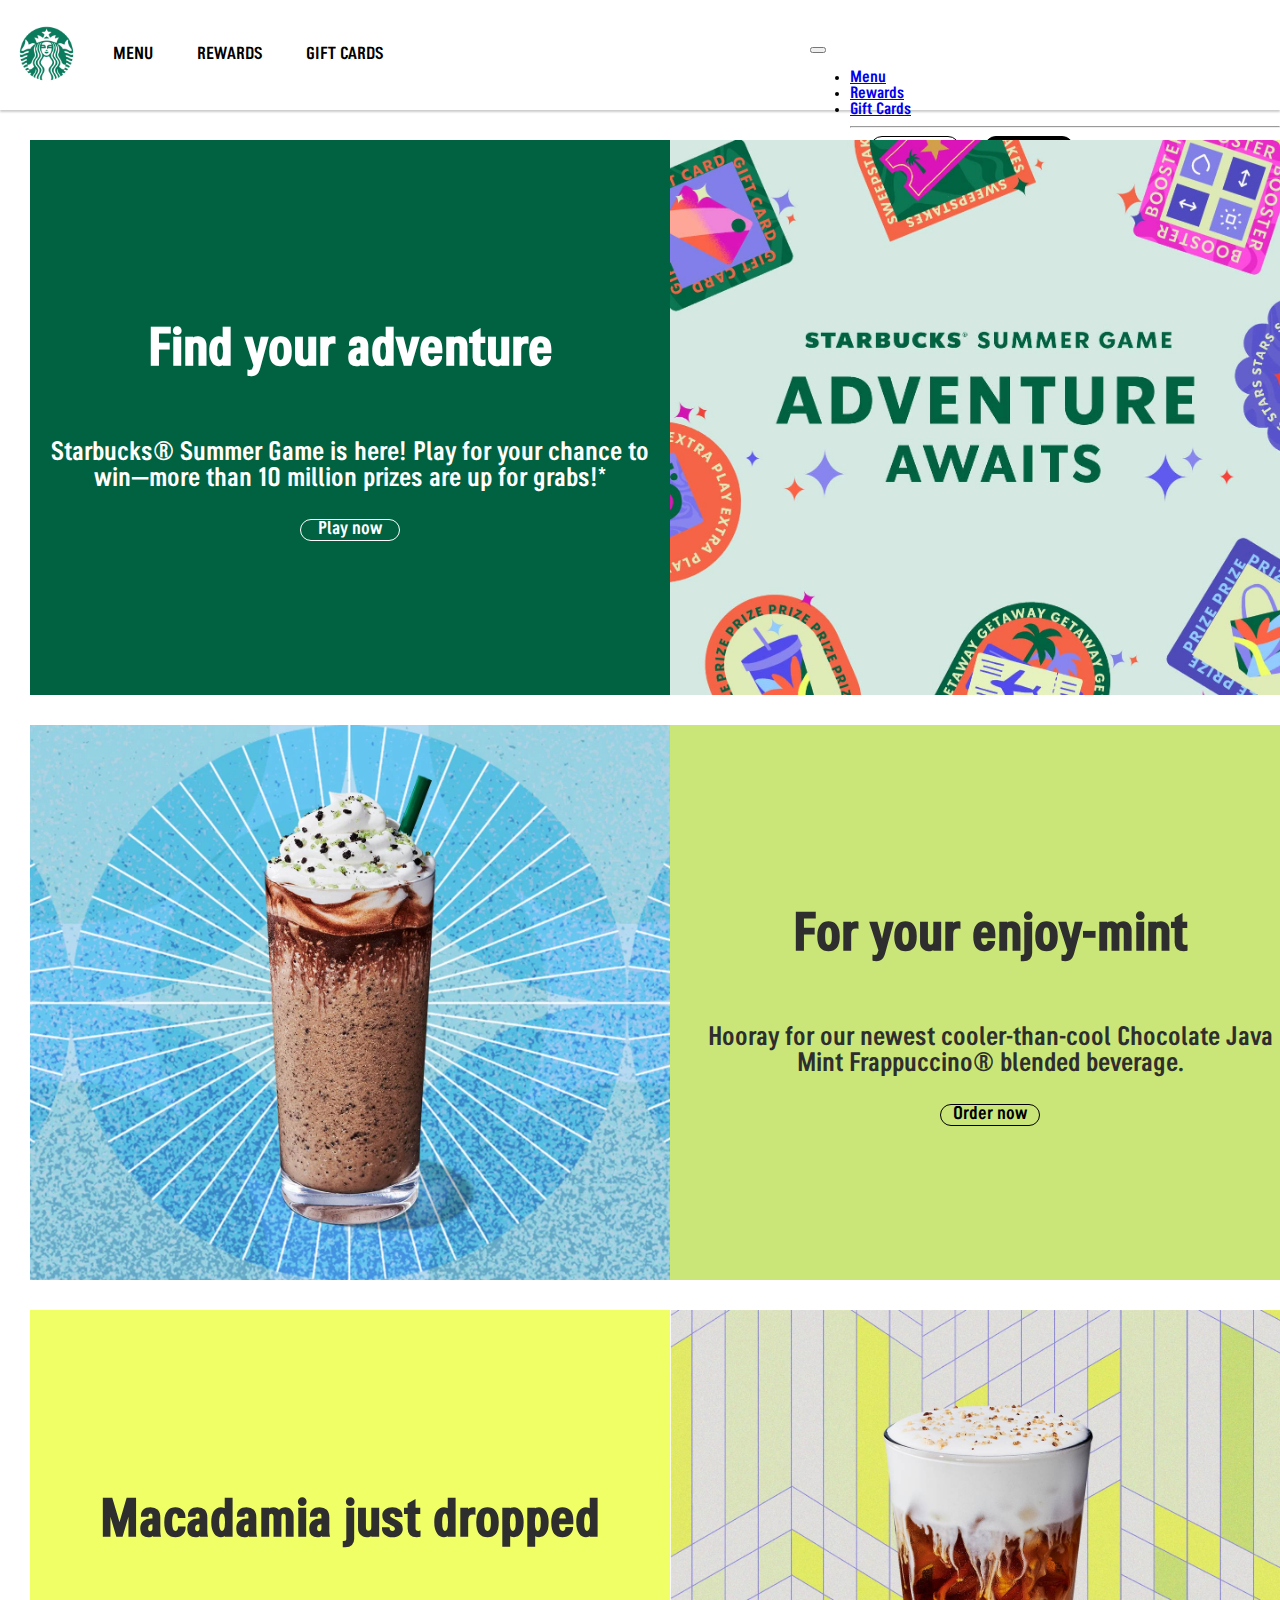
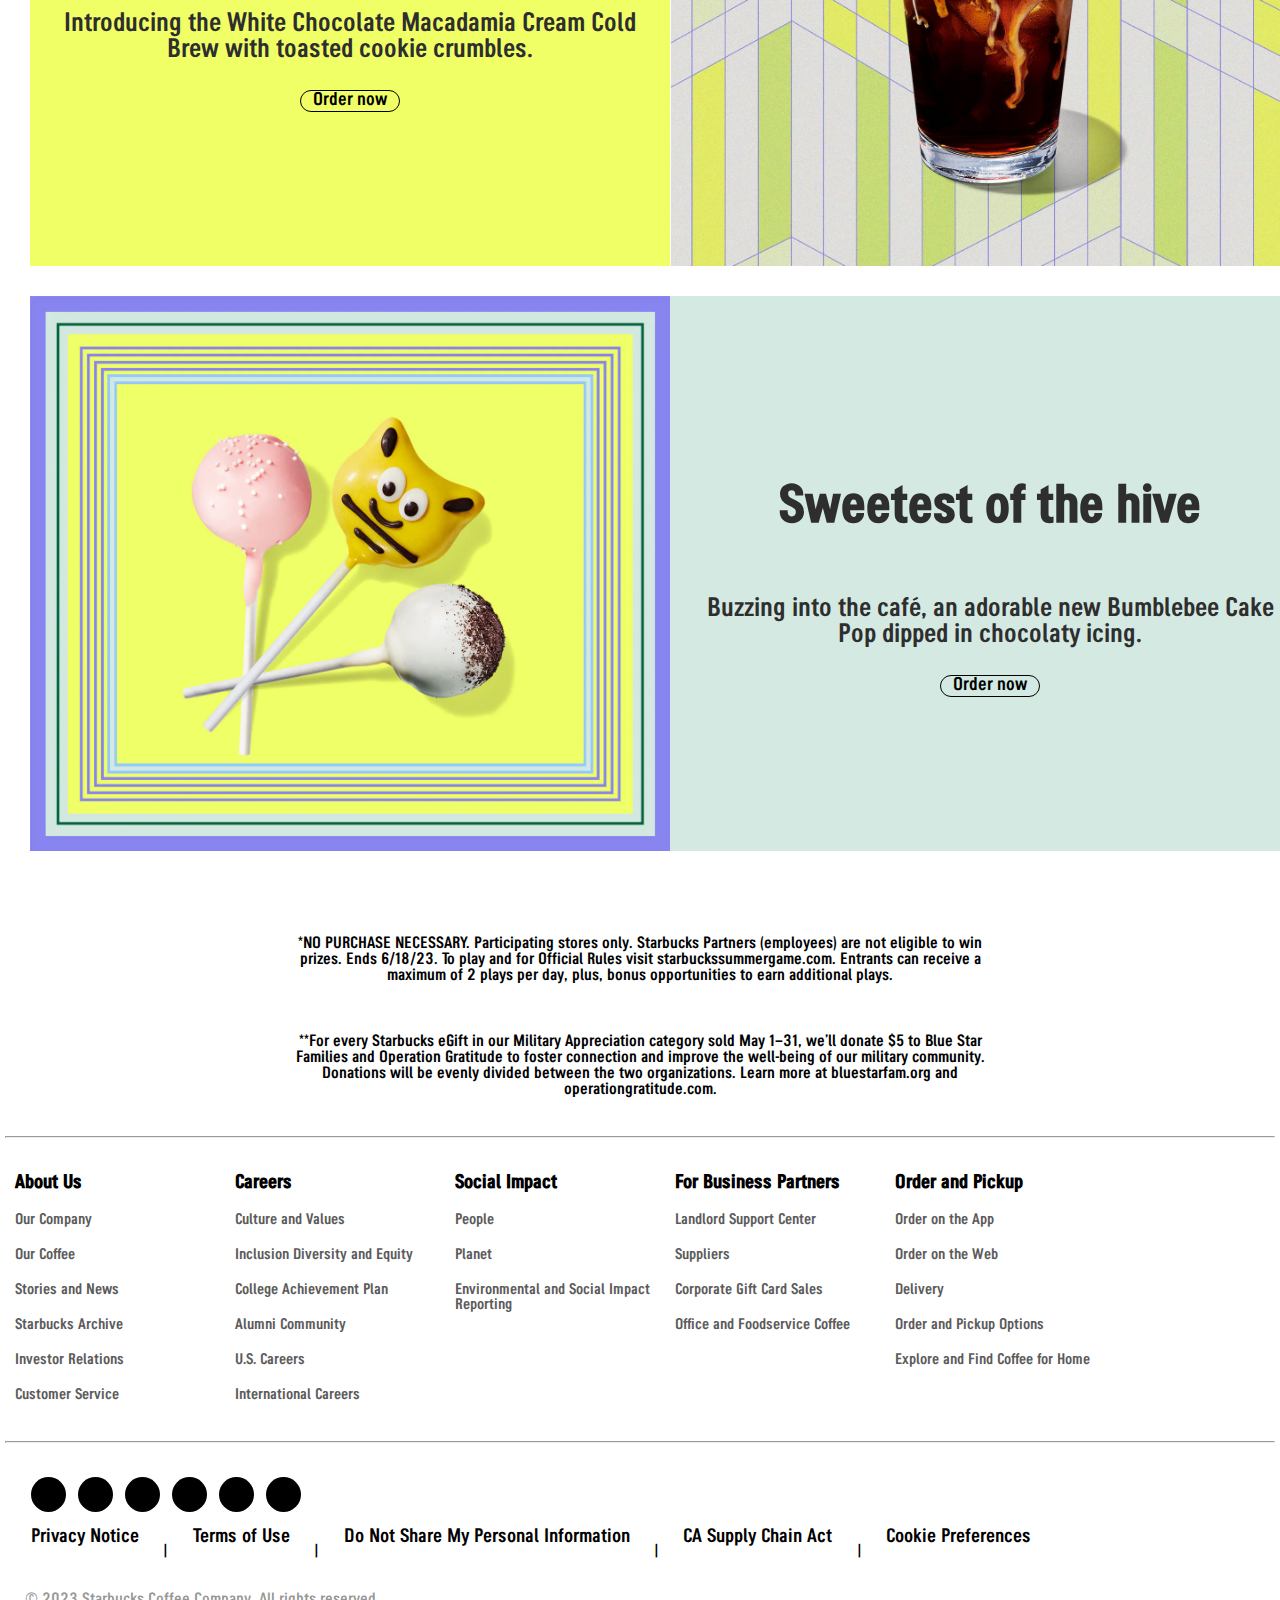
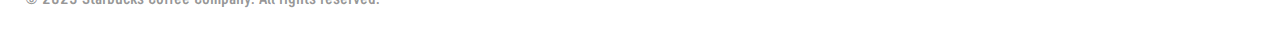
<file: Star/index.html>
<!DOCTYPE html>
<html lang="en">
<head>
    <meta charset="UTF-8">
    <meta http-equiv="X-UA-Compatible" content="IE=edge">
    <meta name="viewport" content="width=device-width, initial-scale=1.0">
    <title>Document</title>
    <link href="https://cdn.jsdelivr.net/npm/bootstrap@5.3.0-alpha3/dist/css/bootstrap.min.css" rel="stylesheet" integrity="sha384-KK94CHFLLe+nY2dmCWGMq91rCGa5gtU4mk92HdvYe+M/SXH301p5ILy+dN9+nJOZ" crossorigin="anonymous">
    <link rel="stylesheet" href="style.css">
    <link rel="stylesheet" href="https://cdnjs.cloudflare.com/ajax/libs/font-awesome/6.4.0/css/all.min.css" integrity="sha512-iecdLmaskl7CVkqkXNQ/ZH/XLlvWZOJyj7Yy7tcenmpD1ypASozpmT/E0iPtmFIB46ZmdtAc9eNBvH0H/ZpiBw==" crossorigin="anonymous" referrerpolicy="no-referrer" />
</head>
<body>

    <nav id="navbar" class="navbar bg-body-tertiary">
        <div class="container-fluid">
            <div class="navMenu">
                <div class="navLogo"><img class="logo" src="img files/icon.png" alt="">
                </div>
                <div class="navLinks">
                    <ul>
                        <li><a href="menu.html">Menu</a></li>
                        <li><a href="#">Rewards</a></li>
                        <li><a href="#">Gift Cards</a></li>
                    </ul>
                </div>
            </div>
            <div>
              <div class="nav-right-side">
                <div class="find-store">
                  <a href=""><i class="fa-solid fa-location-dot"></i> Fina a store</a>
                </div>
                <button id="sign">Sign in</button>
                <button id="join">Join now</button>
              </div>
          <button class="navbar-toggler" type="button" data-bs-toggle="offcanvas" data-bs-target="#offcanvasNavbar" aria-controls="offcanvasNavbar" aria-label="Toggle navigation">
            <span class="navbar-toggler-icon"></span>
          </button>
          <div class="offcanvas offcanvas-end" tabindex="-1" id="offcanvasNavbar" aria-labelledby="offcanvasNavbarLabel">
            <div class="offcanvas-header">
              <button type="button" class="btn-close" data-bs-dismiss="offcanvas" aria-label="Close"></button>
            </div>
            <div class="offcanvas-body">
              <ul class="navbar-nav justify-content-end flex-grow-1 pe-3">
                <li class="nav-item">
                    <a class="nav-link" href="#">Menu</a>
                  </li>
                <li class="nav-item">
                  <a class="nav-link" href="#">Rewards</a>
                </li>
                <li class="nav-item">
                    <a class="nav-link" href="#">Gift Cards</a>
                  </li>
                  <hr>
                  <div class="nav-right-side-offcanvas">
                    <button id="sign">Sign in</button>
                    <button id="join">Join now</button>
                    <div class="find-store">
                      <a href=""><i class="fa-solid fa-location-dot"></i> Fina a store</a>
                    </div>
                  </div>
              </ul>

            </div>
          </div>
        </div>
      </nav>


<div class="Main-Cards">
    
    <div class="card1">
        <div class="card-text">
            <h1>Find your adventure</h1>
            <p>Starbucks® Summer Game is here! Play for your chance to win—more than 10 million prizes are up for grabs!*</p>
            <button>Play now</button>
        </div>
        <img src="img files/mainPageImgs/1.jpg">
    </div>

    <div class="card2">
        <img src="img files/mainPageImgs/2.jpg">
        <div class="card-text">
            <h1>For your enjoy-mint</h1>
            <p>Hooray for our newest cooler-than-cool Chocolate Java Mint Frappuccino® blended beverage.</p>
            <button>Order now</button></div>
        </div>

        <div class="card3">
          <div class="card-text">
              <h1>Macadamia just dropped</h1>
              <p>Introducing the White Chocolate Macadamia Cream Cold Brew with toasted cookie crumbles.</p>
              <button>Order now</button>
            </div>
            <img src="img files/mainPageImgs/3.jpg">
          </div>
          <div class="card4">
            <img src="img files/mainPageImgs/4.jpg">
            <div class="card-text">
                <h1>Sweetest of the hive</h1>
                <p>Buzzing into the café, an adorable new Bumblebee Cake Pop dipped in chocolaty icing.</p>
                <button>Order now</button></div>
            </div>
</div>

<div class="main-randomText">
 <p>*NO PURCHASE NECESSARY. Participating stores only. Starbucks Partners (employees) are not eligible to win prizes. Ends 6/18/23. To play and for Official Rules visit starbuckssummergame.com.
  Entrants can receive a maximum of 2 plays per day, plus, bonus opportunities to earn additional plays.</p>
<p>**For every Starbucks eGift in our Military Appreciation category sold May 1–31, we’ll donate $5 to Blue Star Families and Operation Gratitude to foster connection and improve the well-being of our military community. Donations will be evenly divided between the two organizations. Learn more at bluestarfam.org and operationgratitude.com.</p>
</div>

<footer>
  <hr>
  <div class="footer-container">
    <div class="footer-row">
      <h3 class="accordion-header">About Us <i id="arrow-down" class="fa-solid fa-chevron-down"></i></h3>
      <ul class="accordion-content">
        <li>Our Company</li>
        <li>Our Coffee</li>
        <li>Stories and News</li>
        <li>Starbucks Archive</li>
        <li>Investor Relations</li>
        <li>Customer Service</li>
      </ul>
    </div>
    <div class="footer-row">
      <h3 class="accordion-header">Careers <i id="arrow-down" class="fa-solid fa-chevron-down"></i></h3>
      <ul class="accordion-content">
        <li>Culture and Values</li>
        <li>Inclusion Diversity and Equity</li>
        <li>College Achievement Plan</li>
        <li>Alumni Community</li>
        <li>U.S. Careers</li>
        <li>International Careers</li>
      </ul>
    </div>
    <div class="footer-row">
      <h3 class="accordion-header">Social Impact <i id="arrow-down" class="fa-solid fa-chevron-down"></i></h3>
      <ul class="accordion-content">
        <li>People</li>
        <li>Planet</li>
        <li>Environmental and Social Impact Reporting</li>
      </ul>
    </div>
    <div class="footer-row">
      <h3 class="accordion-header">For Business Partners <i id="arrow-down" class="fa-solid fa-chevron-down"></i></h3>
      <ul class="accordion-content">
        <li>Landlord Support Center</li>
        <li>Suppliers</li>
        <li>Corporate Gift Card Sales</li>
        <li>Office and Foodservice Coffee</li>
      </ul>
    </div>
    <div class="footer-row">
      <h3 class="accordion-header">Order and Pickup <i id="arrow-down" class="fa-solid fa-chevron-down"></i></h3>
      <ul class="accordion-content">
        <li>Order on the App</li>
        <li>Order on the Web</li>
        <li>Delivery</li>
        <li>Order and Pickup Options</li>
        <li>Explore and Find Coffee for Home</li>
      </ul>
    </div>
  </div>
  <hr>

  <div class="lower-footer-container">
  <div class="footer-social-icons">
    <button class="soc-icons"><i class="fa-brands fa-spotify"></i></button>
    <button class="soc-icons"><i class="fa-brands fa-youtube"></i></button>
    <button class="soc-icons"><i class="fa-brands fa-facebook-f"></i></button>
    <button class="soc-icons"><i class="fa-brands fa-instagram"></i></button>
    <button class="soc-icons"><i class="fa-brands fa-twitter"></i></button>
    <button class="soc-icons"><i class="fa-brands fa-pinterest"></i></button>

  </div>
  <div class="lower-footer-content">
    <ul>
      <li><a href="#">Privacy Notice</a></li> <p id="lineBetween">|</p>
      <li><a href="#">Terms of Use</a></li><p id="lineBetween">|</p>
      <li><a href="#">Do Not Share My Personal Information</a></li><p id="lineBetween">|</p>
      <li><a href="#">CA Supply Chain Act </a></li><p id="lineBetween">|</p>
      <li><a href="#">Cookie Preferences</a></li>
    </ul>
    <p id="copyRighText">© 2023 Starbucks Coffee Company. All rights reserved.</p>
  </div>
  </div>
</footer>



<script src="script.js"></script>
<script src="https://cdn.jsdelivr.net/npm/bootstrap@5.3.0-alpha3/dist/js/bootstrap.bundle.min.js" integrity="sha384-ENjdO4Dr2bkBIFxQpeoTz1HIcje39Wm4jDKdf19U8gI4ddQ3GYNS7NTKfAdVQSZe" crossorigin="anonymous"></script>

</body>
</html>
</file>
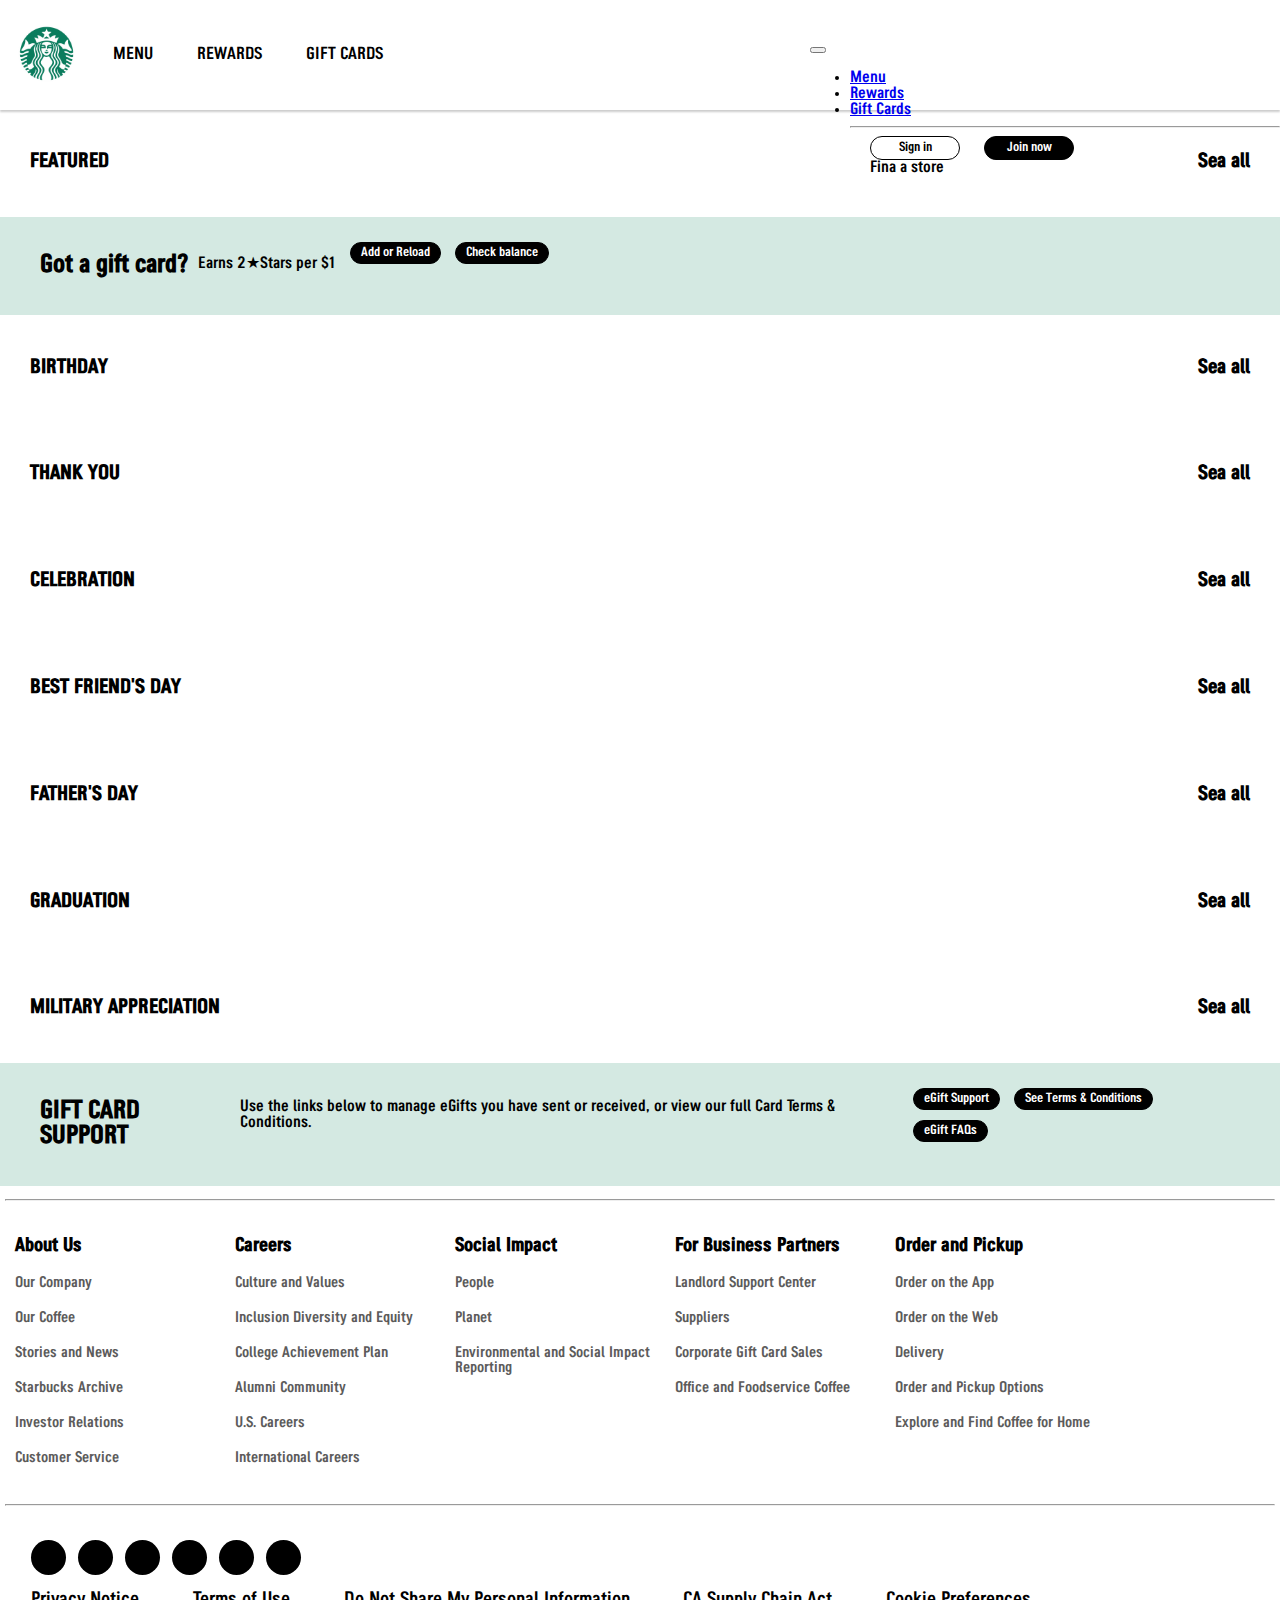
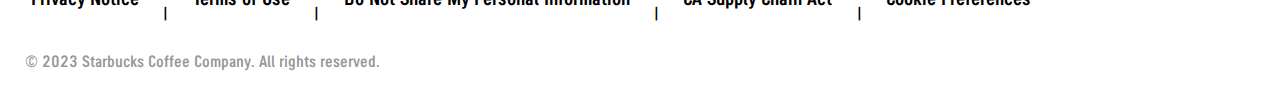
<file: Star/giftCards.html>
<!DOCTYPE html>
<html lang="en">
<head>
    <meta charset="UTF-8">
    <meta http-equiv="X-UA-Compatible" content="IE=edge">
    <meta name="viewport" content="width=device-width, initial-scale=1.0">
    <title>Document</title>
    <link rel="stylesheet" href="https://cdnjs.cloudflare.com/ajax/libs/OwlCarousel2/2.3.4/assets/owl.carousel.min.css" integrity="sha512-tS3S5qG0BlhnQROyJXvNjeEM4UpMXHrQfTGmbQ1gKmelCxlSEBUaxhRBj/EFTzpbP4RVSrpEikbmdJobCvhE3g==" crossorigin="anonymous" referrerpolicy="no-referrer" />
    <link href="https://cdn.jsdelivr.net/npm/bootstrap@5.3.0-alpha3/dist/css/bootstrap.min.css" rel="stylesheet" integrity="sha384-KK94CHFLLe+nY2dmCWGMq91rCGa5gtU4mk92HdvYe+M/SXH301p5ILy+dN9+nJOZ" crossorigin="anonymous">
    <link rel="stylesheet" href="giftCardsStyle.css">
    <link rel="stylesheet" href="https://cdnjs.cloudflare.com/ajax/libs/OwlCarousel2/2.3.4/assets/owl.theme.default.min.css" integrity="sha512-sMXtMNL1zRzolHYKEujM2AqCLUR9F2C4/05cdbxjjLSRvMQIciEPCQZo++nk7go3BtSuK9kfa/s+a4f4i5pLkw==" crossorigin="anonymous" referrerpolicy="no-referrer" />
    <link rel="stylesheet" href="https://cdnjs.cloudflare.com/ajax/libs/font-awesome/6.4.0/css/all.min.css" integrity="sha512-iecdLmaskl7CVkqkXNQ/ZH/XLlvWZOJyj7Yy7tcenmpD1ypASozpmT/E0iPtmFIB46ZmdtAc9eNBvH0H/ZpiBw==" crossorigin="anonymous" referrerpolicy="no-referrer" />
</head>
<body>

    <nav id="navbar" class="navbar bg-body-tertiary">
        <div class="container-fluid">
            <div class="navMenu">
              <div class="navLogo"><a href="index.html"><img class="logo" src="img files/icon.png" alt=""></a>
              </div>
              <div class="navLinks">
                  <ul>
                      <li id="atMenu"><a href="menu.html">Menu</a></li>
                      <li id="atRewards"><a href="giftCards.html">Rewards</a></li>
                      <li id="atGift"><a href="#">Gift Cards</a></li>
                    </ul>
                </div>
            </div>
            <div>
              <div class="nav-right-side">
                <div class="find-store">
                  <a href=""><i class="fa-solid fa-location-dot"></i> Fina a store</a>
                </div>
                <a href="loginPanel.html"><button id="sign">Sign in</button></a>
                <a href="RegPanel.html"><button id="join">Join now</button></a>
              </div>
          <button class="navbar-toggler" type="button" data-bs-toggle="offcanvas" data-bs-target="#offcanvasNavbar" aria-controls="offcanvasNavbar" aria-label="Toggle navigation">
            <span class="navbar-toggler-icon"></span>
          </button>
          <div class="offcanvas offcanvas-end" tabindex="-1" id="offcanvasNavbar" aria-labelledby="offcanvasNavbarLabel">
            <div class="offcanvas-header">
              <button type="button" class="btn-close" data-bs-dismiss="offcanvas" aria-label="Close"></button>
            </div>
            <div class="offcanvas-body">
              <ul class="navbar-nav justify-content-end flex-grow-1 pe-3">
                <li class="nav-item">
                    <a class="nav-link" href="menu.html">Menu</a>
                  </li>
                <li class="nav-item">
                  <a class="nav-link" href="giftCards.html">Rewards</a>
                </li>
                <li class="nav-item">
                    <a class="nav-link" href="#">Gift Cards</a>
                  </li>
                  <hr>
                  <div class="nav-right-side-offcanvas">
                    <a href="loginPanel.html"><button id="sign">Sign in</button></a>
                    <a href="RegPanel.html"><button id="join">Join now</button></a>
                    <div class="find-store">
                      <a href=""><i class="fa-solid fa-location-dot"></i> Fina a store</a>
                    </div>
                  </div>
              </ul>

            </div>
          </div>
        </div>
      </nav>

<div class="giftCardCarousels">
  <div class="giftCards">
    <div class="card-header"> <h1>FEATURED</h1> <h1>Sea all</h1></div>
      <div class="owl-carousel owl-theme">
        <div class="item"><img src="img files/giftCardimgs/card3.jpg"></div>
        <div class="item"><img src="img files/giftCardimgs/card8.jpg"></div>
        <div class="item"><img src="img files/giftCardimgs/card5.jpg"></div>
        <div class="item"><img src="img files/giftCardimgs/card4.jpg"></div>
        <div class="item"><img src="img files/giftCardimgs/card6.jpg"></div>
        <div class="item"><img src="img files/giftCardimgs/card2.jpg"></div>
        <div class="item"><img src="img files/giftCardimgs/card7.jpg"></div>
      </div>
  </div>
  <div class="inline-note">
    <div class="note">
      <h1>Got a gift card?</h1>
      <p>Earns 2★Stars per $1</p>
      <span>
        <button>Add or Reload</button>
        <button>Check balance</button>  
      </span>
    </div>
  </div>
  <div class="giftCards">
    <div class="card-header"> <h1>BIRTHDAY</h1> <h1>Sea all</h1></div>
    <div class="owl-carousel owl-theme">
      <div class="item"><img src="img files/giftCardimgs/card5.jpg"></div>
      <div class="item"><img src="img files/giftCardimgs/card8.jpg"></div>
      <div class="item"><img src="img files/giftCardimgs/card3.jpg"></div>
      <div class="item"><img src="img files/giftCardimgs/card4.jpg"></div>
    </div>
  </div>
  <div class="giftCards">
    <div class="card-header"> <h1>THANK YOU</h1> <h1>Sea all</h1></div>
    <div class="owl-carousel owl-theme">
      <div class="item"><img src="img files/giftCardimgs/card7.jpg"></div>
      <div class="item"><img src="img files/giftCardimgs/card3.jpg"></div>
      <div class="item"><img src="img files/giftCardimgs/card8.jpg"></div>
      <div class="item"><img src="img files/giftCardimgs/card4.jpg"></div>
    </div>
  </div>
  <div class="giftCards">
    <div class="card-header"> <h1>CELEBRATION</h1> <h1>Sea all</h1></div>
    <div class="owl-carousel owl-theme">
      <div class="item"><img src="img files/giftCardimgs/card4.jpg"></div>
      <div class="item"><img src="img files/giftCardimgs/card6.jpg"></div>
      <div class="item"><img src="img files/giftCardimgs/card3.jpg"></div>
      <div class="item"><img src="img files/giftCardimgs/card1.jpg"></div>
      <div class="item"><img src="img files/giftCardimgs/card7.jpg"></div>
    </div>
  </div>
  <div class="giftCards">
    <div class="card-header"> <h1>BEST FRIEND'S DAY</h1> <h1>Sea all</h1></div>
    <div class="owl-carousel owl-theme">
      <div class="item"><img src="img files/giftCardimgs/card2.jpg"></div>
      <div class="item"><img src="img files/giftCardimgs/card4.jpg"></div>
      <div class="item"><img src="img files/giftCardimgs/card8.jpg"></div>
      <div class="item"><img src="img files/giftCardimgs/card3.jpg"></div>
      <div class="item"><img src="img files/giftCardimgs/card1.jpg"></div>
      <div class="item"><img src="img files/giftCardimgs/card6.jpg"></div>
    </div>
  </div>
  <div class="giftCards">
    <div class="card-header"> <h1>FATHER'S DAY</h1> <h1>Sea all</h1></div>
    <div class="owl-carousel owl-theme">
      <div class="item"><img src="img files/giftCardimgs/card7.jpg"></div>
      <div class="item"><img src="img files/giftCardimgs/card8.jpg"></div>
      <div class="item"><img src="img files/giftCardimgs/card3.jpg"></div>
      <div class="item"><img src="img files/giftCardimgs/card6.jpg"></div>
    </div>
  </div>
  <div class="giftCards">
    <div class="card-header"> <h1>GRADUATION</h1> <h1>Sea all</h1></div>
    <div class="owl-carousel owl-theme">
      <div class="item"><img src="img files/giftCardimgs/card6.jpg"></div>
      <div class="item"><img src="img files/giftCardimgs/card3.jpg"></div>
      <div class="item"><img src="img files/giftCardimgs/card8.jpg"></div>
      <div class="item"><img src="img files/giftCardimgs/card5.jpg"></div>
    </div>
  </div>
  <div class="giftCards">
    <div class="card-header"> <h1>MILITARY APPRECIATION</h1> <h1>Sea all</h1></div>
    <div class="owl-carousel owl-theme">
      <div class="item"><img src="img files/giftCardimgs/card7.jpg"></div>
      <div class="item"><img src="img files/giftCardimgs/card4.jpg"></div>
      <div class="item"><img src="img files/giftCardimgs/card1.jpg"></div>
      <div class="item"><img src="img files/giftCardimgs/card6.jpg"></div>
    </div>
  </div>
</div>      
<div class="inline-note">
  <div class="note">
    <h1>GIFT CARD SUPPORT</h1>
    <p>Use the links below to manage eGifts you have sent or received, or view our full Card Terms & Conditions.</p>
    <span>
      <button>eGift Support</button>
      <button>See Terms & Conditions</button>  
      <button>eGift FAQs</button> 
    </span>
  </div>
</div>

<footer>
  <hr>
  <div class="footer-container">
    <div class="footer-row">
      <h3 class="accordion-header">About Us <i id="arrow-down" class="fa-solid fa-chevron-down"></i></h3>
      <ul class="accordion-content">
        <li>Our Company</li>
        <li>Our Coffee</li>
        <li>Stories and News</li>
        <li>Starbucks Archive</li>
        <li>Investor Relations</li>
        <li>Customer Service</li>
      </ul>
    </div>
    <div class="footer-row">
      <h3 class="accordion-header">Careers <i id="arrow-down" class="fa-solid fa-chevron-down"></i></h3>
      <ul class="accordion-content">
        <li>Culture and Values</li>
        <li>Inclusion Diversity and Equity</li>
        <li>College Achievement Plan</li>
        <li>Alumni Community</li>
        <li>U.S. Careers</li>
        <li>International Careers</li>
      </ul>
    </div>
    <div class="footer-row">
      <h3 class="accordion-header">Social Impact <i id="arrow-down" class="fa-solid fa-chevron-down"></i></h3>
      <ul class="accordion-content">
        <li>People</li>
        <li>Planet</li>
        <li>Environmental and Social Impact Reporting</li>
      </ul>
    </div>
    <div class="footer-row">
      <h3 class="accordion-header">For Business Partners <i id="arrow-down" class="fa-solid fa-chevron-down"></i></h3>
      <ul class="accordion-content">
        <li>Landlord Support Center</li>
        <li>Suppliers</li>
        <li>Corporate Gift Card Sales</li>
        <li>Office and Foodservice Coffee</li>
      </ul>
    </div>
    <div class="footer-row">
      <h3 class="accordion-header">Order and Pickup <i id="arrow-down" class="fa-solid fa-chevron-down"></i></h3>
      <ul class="accordion-content">
        <li>Order on the App</li>
        <li>Order on the Web</li>
        <li>Delivery</li>
        <li>Order and Pickup Options</li>
        <li>Explore and Find Coffee for Home</li>
      </ul>
    </div>
  </div>
  <hr>

  <div class="lower-footer-container">
  <div class="footer-social-icons">
    <button class="soc-icons"><i class="fa-brands fa-spotify"></i></button>
    <button class="soc-icons"><i class="fa-brands fa-youtube"></i></button>
    <button class="soc-icons"><i class="fa-brands fa-facebook-f"></i></button>
    <button class="soc-icons"><i class="fa-brands fa-instagram"></i></button>
    <button class="soc-icons"><i class="fa-brands fa-twitter"></i></button>
    <button class="soc-icons"><i class="fa-brands fa-pinterest"></i></button>

  </div>
  <div class="lower-footer-content">
    <ul>
      <li><a href="#">Privacy Notice</a></li> <p id="lineBetween">|</p>
      <li><a href="#">Terms of Use</a></li><p id="lineBetween">|</p>
      <li><a href="#">Do Not Share My Personal Information</a></li><p id="lineBetween">|</p>
      <li><a href="#">CA Supply Chain Act </a></li><p id="lineBetween">|</p>
      <li><a href="#">Cookie Preferences</a></li>
    </ul>
    <p id="copyRighText">© 2023 Starbucks Coffee Company. All rights reserved.</p>
  </div>
  </div>
</footer>

<script src="https://cdnjs.cloudflare.com/ajax/libs/jquery/3.7.0/jquery.min.js" integrity="sha512-3gJwYpMe3QewGELv8k/BX9vcqhryRdzRMxVfq6ngyWXwo03GFEzjsUm8Q7RZcHPHksttq7/GFoxjCVUjkjvPdw==" crossorigin="anonymous" referrerpolicy="no-referrer"></script>
<script src="https://cdnjs.cloudflare.com/ajax/libs/OwlCarousel2/2.3.4/owl.carousel.min.js" integrity="sha512-bPs7Ae6pVvhOSiIcyUClR7/q2OAsRiovw4vAkX+zJbw3ShAeeqezq50RIIcIURq7Oa20rW2n2q+fyXBNcU9lrw==" crossorigin="anonymous" referrerpolicy="no-referrer"></script>
<script src="script.js"></script>
<script src="https://cdn.jsdelivr.net/npm/bootstrap@5.3.0-alpha3/dist/js/bootstrap.bundle.min.js" integrity="sha384-ENjdO4Dr2bkBIFxQpeoTz1HIcje39Wm4jDKdf19U8gI4ddQ3GYNS7NTKfAdVQSZe" crossorigin="anonymous"></script>

</body>
</html>
</file>
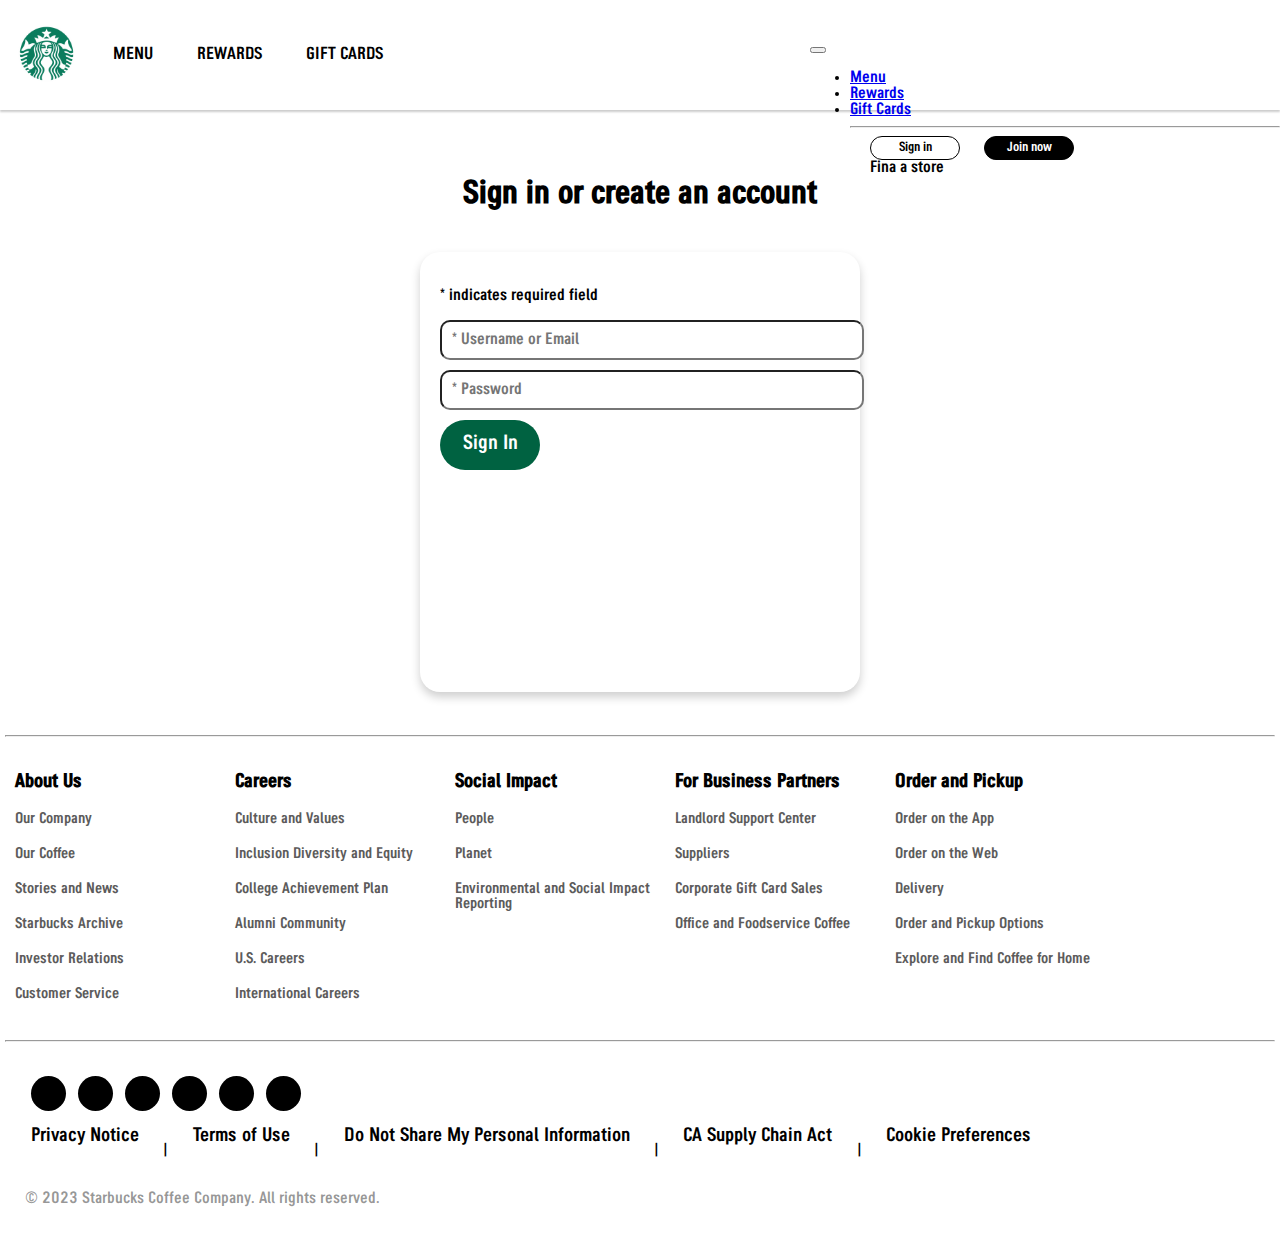
<file: Star/loginPanel.html>
<!DOCTYPE html>
<html lang="en">
<head>
    <meta charset="UTF-8">
    <meta http-equiv="X-UA-Compatible" content="IE=edge">
    <meta name="viewport" content="width=device-width, initial-scale=1.0">
    <title>Document</title>
    <link rel="stylesheet" href="https://cdnjs.cloudflare.com/ajax/libs/OwlCarousel2/2.3.4/assets/owl.carousel.min.css" integrity="sha512-tS3S5qG0BlhnQROyJXvNjeEM4UpMXHrQfTGmbQ1gKmelCxlSEBUaxhRBj/EFTzpbP4RVSrpEikbmdJobCvhE3g==" crossorigin="anonymous" referrerpolicy="no-referrer" />
    <link href="https://cdn.jsdelivr.net/npm/bootstrap@5.3.0-alpha3/dist/css/bootstrap.min.css" rel="stylesheet" integrity="sha384-KK94CHFLLe+nY2dmCWGMq91rCGa5gtU4mk92HdvYe+M/SXH301p5ILy+dN9+nJOZ" crossorigin="anonymous">
    <link rel="stylesheet" href="giftCardsStyle.css">
    <link rel="stylesheet" href="loginStyle.css">
    <link rel="stylesheet" href="https://cdnjs.cloudflare.com/ajax/libs/OwlCarousel2/2.3.4/assets/owl.theme.default.min.css" integrity="sha512-sMXtMNL1zRzolHYKEujM2AqCLUR9F2C4/05cdbxjjLSRvMQIciEPCQZo++nk7go3BtSuK9kfa/s+a4f4i5pLkw==" crossorigin="anonymous" referrerpolicy="no-referrer" />
    <link rel="stylesheet" href="https://cdnjs.cloudflare.com/ajax/libs/font-awesome/6.4.0/css/all.min.css" integrity="sha512-iecdLmaskl7CVkqkXNQ/ZH/XLlvWZOJyj7Yy7tcenmpD1ypASozpmT/E0iPtmFIB46ZmdtAc9eNBvH0H/ZpiBw==" crossorigin="anonymous" referrerpolicy="no-referrer" />
</head>
<body>

    <nav id="navbar" class="navbar bg-body-tertiary">
        <div class="container-fluid">
            <div class="navMenu">
              <div class="navLogo"><a href="index.html"><img class="logo" src="img files/icon.png" alt=""></a>
              </div>
              <div class="navLinks">
                  <ul>
                      <li id="atMenu"><a href="menu.html">Menu</a></li>
                      <li id="atRewards"><a href="giftCards.html">Rewards</a></li>
                      <li id="atGift"><a href="#">Gift Cards</a></li>
                    </ul>
                </div>
            </div>
            <div>
              <div class="nav-right-side">
                <div class="find-store">
                  <a href=""><i class="fa-solid fa-location-dot"></i> Fina a store</a>
                </div>
                <button id="sign">Sign in</button>
                <button id="join">Join now</button>
              </div>
          <button class="navbar-toggler" type="button" data-bs-toggle="offcanvas" data-bs-target="#offcanvasNavbar" aria-controls="offcanvasNavbar" aria-label="Toggle navigation">
            <span class="navbar-toggler-icon"></span>
          </button>
          <div class="offcanvas offcanvas-end" tabindex="-1" id="offcanvasNavbar" aria-labelledby="offcanvasNavbarLabel">
            <div class="offcanvas-header">
              <button type="button" class="btn-close" data-bs-dismiss="offcanvas" aria-label="Close"></button>
            </div>
            <div class="offcanvas-body">
              <ul class="navbar-nav justify-content-end flex-grow-1 pe-3">
                <li class="nav-item">
                    <a class="nav-link" href="menu.html">Menu</a>
                  </li>
                <li class="nav-item">
                  <a class="nav-link" href="giftCards.html">Rewards</a>
                </li>
                <li class="nav-item">
                    <a class="nav-link" href="#">Gift Cards</a>
                  </li>
                  <hr>
                  <div class="nav-right-side-offcanvas">
                    <button id="sign">Sign in</button>
                    <button id="join">Join now</button>
                    <div class="find-store">
                      <a href=""><i class="fa-solid fa-location-dot"></i> Fina a store</a>
                    </div>
                  </div>
              </ul>

            </div>
          </div>
        </div>
      </nav>

      <div class="loginPanel">
        <h1>Sign in or create an account</h1>
        <div class="container">
          <p>* indicates required field</p>
          <form id="loginForm" onsubmit="return validateForm()">
            <input type="text" id="username" placeholder="* Username or Email">
            <input type="password" id="password" placeholder="* Password">
            <input type="submit" value="Sign In">
          </form>
          <div id="error"></div>
        </div>
      </div>    

<footer>
  <hr>
  <div class="footer-container">
    <div class="footer-row">
      <h3 class="accordion-header">About Us <i id="arrow-down" class="fa-solid fa-chevron-down"></i></h3>
      <ul class="accordion-content">
        <li>Our Company</li>
        <li>Our Coffee</li>
        <li>Stories and News</li>
        <li>Starbucks Archive</li>
        <li>Investor Relations</li>
        <li>Customer Service</li>
      </ul>
    </div>
    <div class="footer-row">
      <h3 class="accordion-header">Careers <i id="arrow-down" class="fa-solid fa-chevron-down"></i></h3>
      <ul class="accordion-content">
        <li>Culture and Values</li>
        <li>Inclusion Diversity and Equity</li>
        <li>College Achievement Plan</li>
        <li>Alumni Community</li>
        <li>U.S. Careers</li>
        <li>International Careers</li>
      </ul>
    </div>
    <div class="footer-row">
      <h3 class="accordion-header">Social Impact <i id="arrow-down" class="fa-solid fa-chevron-down"></i></h3>
      <ul class="accordion-content">
        <li>People</li>
        <li>Planet</li>
        <li>Environmental and Social Impact Reporting</li>
      </ul>
    </div>
    <div class="footer-row">
      <h3 class="accordion-header">For Business Partners <i id="arrow-down" class="fa-solid fa-chevron-down"></i></h3>
      <ul class="accordion-content">
        <li>Landlord Support Center</li>
        <li>Suppliers</li>
        <li>Corporate Gift Card Sales</li>
        <li>Office and Foodservice Coffee</li>
      </ul>
    </div>
    <div class="footer-row">
      <h3 class="accordion-header">Order and Pickup <i id="arrow-down" class="fa-solid fa-chevron-down"></i></h3>
      <ul class="accordion-content">
        <li>Order on the App</li>
        <li>Order on the Web</li>
        <li>Delivery</li>
        <li>Order and Pickup Options</li>
        <li>Explore and Find Coffee for Home</li>
      </ul>
    </div>
  </div>
  <hr>

  <div class="lower-footer-container">
  <div class="footer-social-icons">
    <button class="soc-icons"><i class="fa-brands fa-spotify"></i></button>
    <button class="soc-icons"><i class="fa-brands fa-youtube"></i></button>
    <button class="soc-icons"><i class="fa-brands fa-facebook-f"></i></button>
    <button class="soc-icons"><i class="fa-brands fa-instagram"></i></button>
    <button class="soc-icons"><i class="fa-brands fa-twitter"></i></button>
    <button class="soc-icons"><i class="fa-brands fa-pinterest"></i></button>

  </div>
  <div class="lower-footer-content">
    <ul>
      <li><a href="#">Privacy Notice</a></li> <p id="lineBetween">|</p>
      <li><a href="#">Terms of Use</a></li><p id="lineBetween">|</p>
      <li><a href="#">Do Not Share My Personal Information</a></li><p id="lineBetween">|</p>
      <li><a href="#">CA Supply Chain Act </a></li><p id="lineBetween">|</p>
      <li><a href="#">Cookie Preferences</a></li>
    </ul>
    <p id="copyRighText">© 2023 Starbucks Coffee Company. All rights reserved.</p>
  </div>
  </div>
</footer>

<script src="https://cdnjs.cloudflare.com/ajax/libs/jquery/3.7.0/jquery.min.js" integrity="sha512-3gJwYpMe3QewGELv8k/BX9vcqhryRdzRMxVfq6ngyWXwo03GFEzjsUm8Q7RZcHPHksttq7/GFoxjCVUjkjvPdw==" crossorigin="anonymous" referrerpolicy="no-referrer"></script>
<script src="https://cdnjs.cloudflare.com/ajax/libs/OwlCarousel2/2.3.4/owl.carousel.min.js" integrity="sha512-bPs7Ae6pVvhOSiIcyUClR7/q2OAsRiovw4vAkX+zJbw3ShAeeqezq50RIIcIURq7Oa20rW2n2q+fyXBNcU9lrw==" crossorigin="anonymous" referrerpolicy="no-referrer"></script>
<script src="script.js"></script>
<script src="https://cdn.jsdelivr.net/npm/bootstrap@5.3.0-alpha3/dist/js/bootstrap.bundle.min.js" integrity="sha384-ENjdO4Dr2bkBIFxQpeoTz1HIcje39Wm4jDKdf19U8gI4ddQ3GYNS7NTKfAdVQSZe" crossorigin="anonymous"></script>

</body>
</html>
</file>
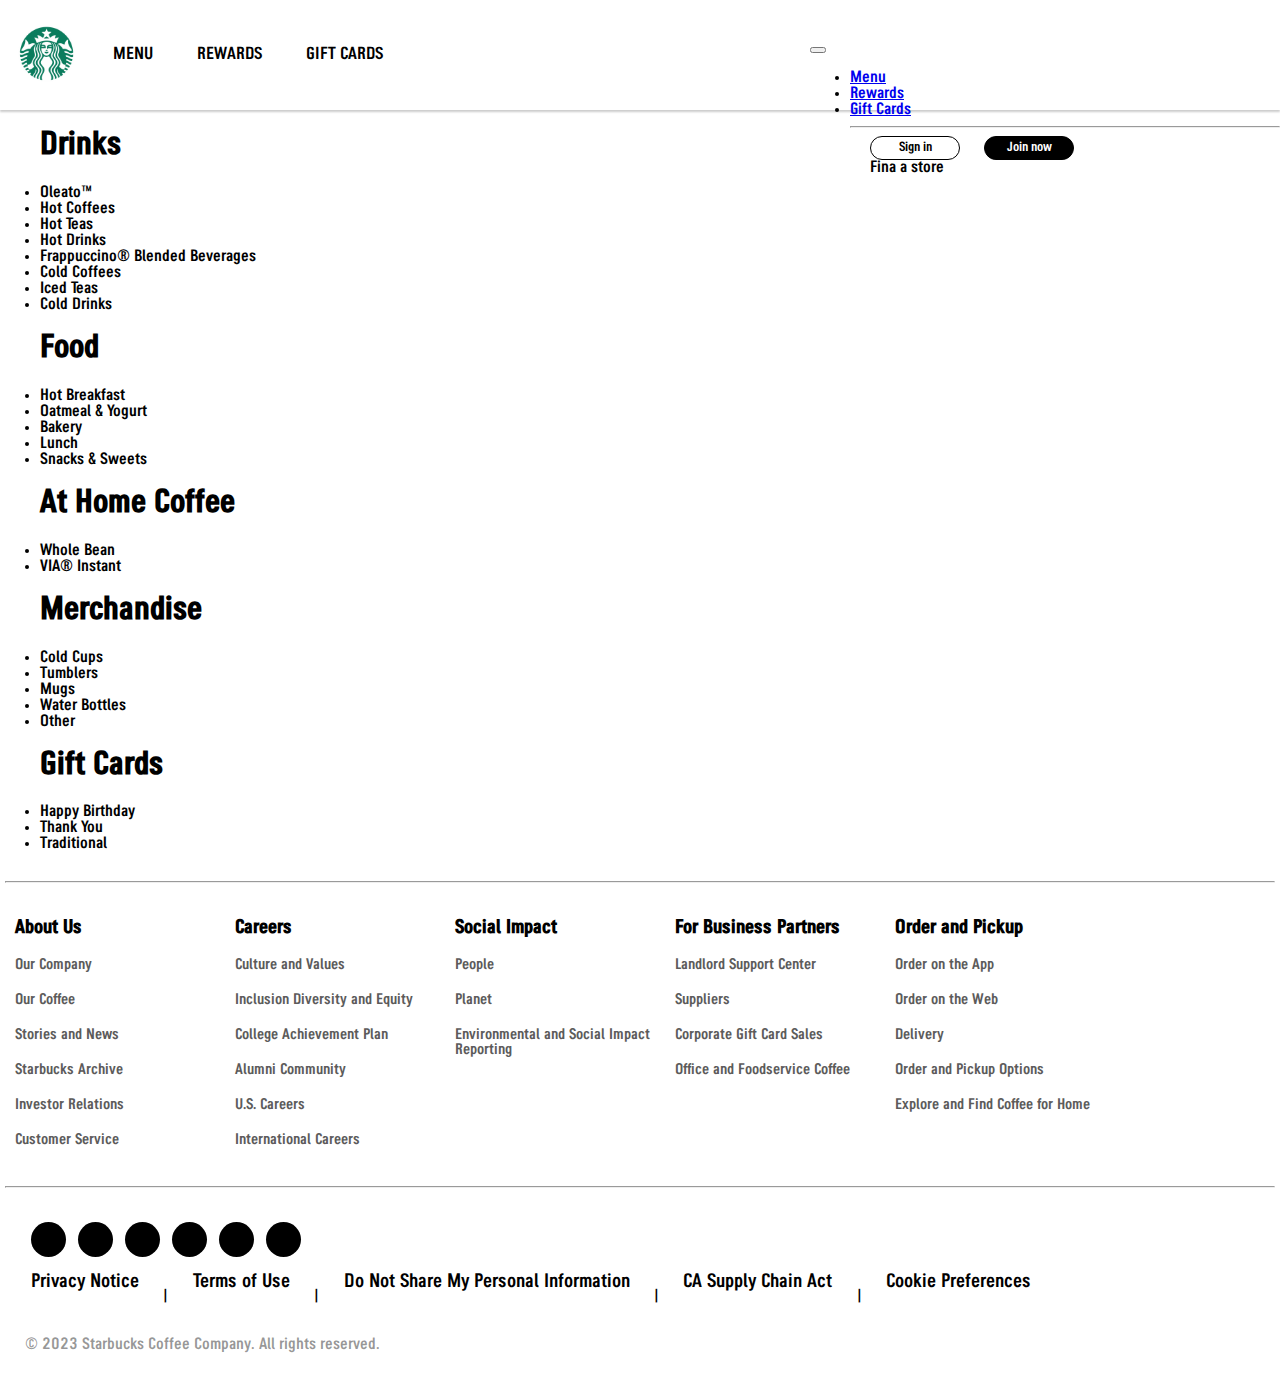
<file: Star/menu.html>
<!DOCTYPE html>
<html lang="en">
<head>
    <meta charset="UTF-8">
    <meta http-equiv="X-UA-Compatible" content="IE=edge">
    <meta name="viewport" content="width=device-width, initial-scale=1.0">
    <title>Document</title>
    <link href="https://cdn.jsdelivr.net/npm/bootstrap@5.3.0-alpha3/dist/css/bootstrap.min.css" rel="stylesheet" integrity="sha384-KK94CHFLLe+nY2dmCWGMq91rCGa5gtU4mk92HdvYe+M/SXH301p5ILy+dN9+nJOZ" crossorigin="anonymous">
    <link rel="stylesheet" href="menuStyle.css">
    <link rel="stylesheet" href="https://cdnjs.cloudflare.com/ajax/libs/font-awesome/6.4.0/css/all.min.css" integrity="sha512-iecdLmaskl7CVkqkXNQ/ZH/XLlvWZOJyj7Yy7tcenmpD1ypASozpmT/E0iPtmFIB46ZmdtAc9eNBvH0H/ZpiBw==" crossorigin="anonymous" referrerpolicy="no-referrer" />
</head>
<body>

    <nav id="navbar" class="navbar bg-body-tertiary">
        <div class="container-fluid">
            <div class="navMenu">
                <div class="navLogo"><img class="logo" src="img files/icon.png" alt="">
                </div>
                <div class="navLinks">
                    <ul>
                        <li><a href="#">Menu</a></li>
                        <li><a href="#">Rewards</a></li>
                        <li><a href="#">Gift Cards</a></li>
                    </ul>
                </div>
            </div>
            <div>
              <div class="nav-right-side">
                <div class="find-store">
                  <a href=""><i class="fa-solid fa-location-dot"></i> Fina a store</a>
                </div>
                <button id="sign">Sign in</button>
                <button id="join">Join now</button>
              </div>
          <button class="navbar-toggler" type="button" data-bs-toggle="offcanvas" data-bs-target="#offcanvasNavbar" aria-controls="offcanvasNavbar" aria-label="Toggle navigation">
            <span class="navbar-toggler-icon"></span>
          </button>
          <div class="offcanvas offcanvas-end" tabindex="-1" id="offcanvasNavbar" aria-labelledby="offcanvasNavbarLabel">
            <div class="offcanvas-header">
              <button type="button" class="btn-close" data-bs-dismiss="offcanvas" aria-label="Close"></button>
            </div>
            <div class="offcanvas-body">
              <ul class="navbar-nav justify-content-end flex-grow-1 pe-3">
                <li class="nav-item">
                    <a class="nav-link" href="#">Menu</a>
                  </li>
                <li class="nav-item">
                  <a class="nav-link" href="#">Rewards</a>
                </li>
                <li class="nav-item">
                    <a class="nav-link" href="#">Gift Cards</a>
                  </li>
                  <hr>
                  <div class="nav-right-side-offcanvas">
                    <button id="sign">Sign in</button>
                    <button id="join">Join now</button>
                    <div class="find-store">
                      <a href=""><i class="fa-solid fa-location-dot"></i> Fina a store</a>
                    </div>
                  </div>
              </ul>

            </div>
          </div>
        </div>
      </nav>



<div class="leftside-menu">
    <ul>
      <h1>Drinks</h1>
      <li>Oleato™</li>
      <li>Hot Coffees</li>
      <li>Hot Teas</li>
      <li>Hot Drinks</li>
      <li>Frappuccino® Blended Beverages</li>
      <li>Cold Coffees</li>
      <li>Iced Teas</li>
      <li>Cold Drinks</li>
    </ul>
    <ul>
      <h1>Food</h1>
      <li>Hot Breakfast</li>
      <li>Oatmeal & Yogurt</li>
      <li>Bakery</li>
      <li>Lunch</li>
      <li>Snacks & Sweets</li>
    </ul>
    <ul>
      <h1>At Home Coffee</h1>
      <li>Whole Bean</li>
      <li>VIA® Instant</li>
    </ul>
    <ul>
      <h1>Merchandise</h1>
      <li>Cold Cups</li>
      <li>Tumblers</li>
      <li>Mugs</li>
      <li>Water Bottles</li>
      <li>Other</li>
    </ul>
    <ul>
      <h1>Gift Cards</h1>
      <li>Happy Birthday</li>
      <li>Thank You</li>
      <li>Traditional</li>
    </ul>
</div>

<div class="menu">
  
</div>

      

<footer>
  <hr>
  <div class="footer-container">
    <div class="footer-row">
      <h3 class="accordion-header">About Us <i id="arrow-down" class="fa-solid fa-chevron-down"></i></h3>
      <ul class="accordion-content">
        <li>Our Company</li>
        <li>Our Coffee</li>
        <li>Stories and News</li>
        <li>Starbucks Archive</li>
        <li>Investor Relations</li>
        <li>Customer Service</li>
      </ul>
    </div>
    <div class="footer-row">
      <h3 class="accordion-header">Careers <i id="arrow-down" class="fa-solid fa-chevron-down"></i></h3>
      <ul class="accordion-content">
        <li>Culture and Values</li>
        <li>Inclusion Diversity and Equity</li>
        <li>College Achievement Plan</li>
        <li>Alumni Community</li>
        <li>U.S. Careers</li>
        <li>International Careers</li>
      </ul>
    </div>
    <div class="footer-row">
      <h3 class="accordion-header">Social Impact <i id="arrow-down" class="fa-solid fa-chevron-down"></i></h3>
      <ul class="accordion-content">
        <li>People</li>
        <li>Planet</li>
        <li>Environmental and Social Impact Reporting</li>
      </ul>
    </div>
    <div class="footer-row">
      <h3 class="accordion-header">For Business Partners <i id="arrow-down" class="fa-solid fa-chevron-down"></i></h3>
      <ul class="accordion-content">
        <li>Landlord Support Center</li>
        <li>Suppliers</li>
        <li>Corporate Gift Card Sales</li>
        <li>Office and Foodservice Coffee</li>
      </ul>
    </div>
    <div class="footer-row">
      <h3 class="accordion-header">Order and Pickup <i id="arrow-down" class="fa-solid fa-chevron-down"></i></h3>
      <ul class="accordion-content">
        <li>Order on the App</li>
        <li>Order on the Web</li>
        <li>Delivery</li>
        <li>Order and Pickup Options</li>
        <li>Explore and Find Coffee for Home</li>
      </ul>
    </div>
  </div>
  <hr>

  <div class="lower-footer-container">
  <div class="footer-social-icons">
    <button class="soc-icons"><i class="fa-brands fa-spotify"></i></button>
    <button class="soc-icons"><i class="fa-brands fa-youtube"></i></button>
    <button class="soc-icons"><i class="fa-brands fa-facebook-f"></i></button>
    <button class="soc-icons"><i class="fa-brands fa-instagram"></i></button>
    <button class="soc-icons"><i class="fa-brands fa-twitter"></i></button>
    <button class="soc-icons"><i class="fa-brands fa-pinterest"></i></button>

  </div>
  <div class="lower-footer-content">
    <ul>
      <li><a href="#">Privacy Notice</a></li> <p id="lineBetween">|</p>
      <li><a href="#">Terms of Use</a></li><p id="lineBetween">|</p>
      <li><a href="#">Do Not Share My Personal Information</a></li><p id="lineBetween">|</p>
      <li><a href="#">CA Supply Chain Act </a></li><p id="lineBetween">|</p>
      <li><a href="#">Cookie Preferences</a></li>
    </ul>
    <p id="copyRighText">© 2023 Starbucks Coffee Company. All rights reserved.</p>
  </div>
  </div>
</footer>



<script src="script.js"></script>
<script src="https://cdn.jsdelivr.net/npm/bootstrap@5.3.0-alpha3/dist/js/bootstrap.bundle.min.js" integrity="sha384-ENjdO4Dr2bkBIFxQpeoTz1HIcje39Wm4jDKdf19U8gI4ddQ3GYNS7NTKfAdVQSZe" crossorigin="anonymous"></script>

</body>
</html>
</file>
<file: Star/style.css>
@font-face {
  font-family: StarFont;
  src: url(fonts/OxfordStreet.ttf);
}
* {
  font-family: StarFont;
}

body {
  margin: 0;
  padding: 0;
}

.navbar {
  margin: 0 !important;
  padding: 0 !important;
  background-color: transparent !important;
}
.navbar .container-fluid {
  margin: 0;
  padding: 0;
  display: flex;
  justify-content: space-between;
  align-items: center;
  width: 100%;
  height: 110px;
  background-color: white;
  box-shadow: 0px 2px 2px rgba(0, 0, 0, 0.205);
}
.navbar .navLogo .logo {
  margin: 5px;
  height: 83px;
  width: 83px;
}
.navbar .navMenu {
  display: flex;
  justify-content: center;
  align-items: center;
}
.navbar .navLinks ul {
  margin: 0;
  padding: 0;
}
.navbar .navLinks li {
  margin: 20px;
  list-style: none;
  display: inline-block;
  font-size: 17px;
  text-transform: uppercase;
}
.navbar .navLinks li a {
  text-decoration: none;
  color: #000000;
}
.navbar .navLinks li a:hover {
  color: rgb(0, 98, 65);
}
.navbar .offcanvas {
  margin-top: 95px;
  width: 470px !important;
}
.navbar .navbar-toggler {
  padding: 1px;
  display: none;
  margin-right: 46px;
  border-color: transparent;
  border-radius: 50%;
  transition: 0.5s;
}
.navbar .navbar-toggler:hover {
  background-color: rgba(128, 128, 128, 0.183);
  padding: 5px;
}
.navbar .navbar-toggler:focus, .navbar .navbar-toggler:active {
  outline: none;
  box-shadow: none;
}
.navbar .navbar-toggler-icon:focus {
  outline: none;
  box-shadow: none;
}
.navbar .offcanvas-backdrop {
  margin-top: 95px;
}
.navbar .nav-right-side {
  display: flex;
  justify-content: center;
  align-items: center;
  margin-right: 40px;
}
.navbar .nav-right-side a {
  text-decoration: none;
}
.navbar .nav-right-side button {
  display: flex;
  justify-content: center;
  align-items: center;
  transition: 0.2s;
}
.navbar .nav-right-side button:hover {
  opacity: 0.6;
}
.navbar .nav-right-side button:active {
  transform: scale(0.95);
}
.navbar .find-store a {
  color: #000000;
  text-decoration: none;
  margin: 0 20px;
}
.navbar .find-store a:hover {
  color: rgb(0, 98, 65);
}
.navbar #sign {
  text-align: center;
  border-radius: 20px;
  margin: 0 20px;
  padding: 4px;
  width: 90px;
  background-color: white;
  border-color: black;
  border-width: 1px;
  border-style: solid;
}
.navbar #join {
  text-align: center;
  border-radius: 20px;
  padding: 4px;
  width: 90px;
  background-color: black;
  color: white;
  border-color: black;
  border-style: solid;
  border-width: 1px;
}
@media (max-width: 808px) {
  .navbar .navbar-toggler {
    display: flex;
  }
  .navbar .navLinks {
    display: none;
  }
  .navbar .container-fluid {
    height: 95px;
  }
  .navbar .nav-right-side {
    display: none;
  }
  .navbar nav-right-side-offcanvas {
    display: flex;
  }
  .navbar .nav-right-side-offcanvas button {
    transition: 0.2s;
    margin: 20px 0;
  }
  .navbar .nav-right-side-offcanvas button:hover {
    opacity: 0.6;
  }
  .navbar .nav-right-side-offcanvas button:active {
    transform: scale(0.95);
  }
  .navbar .nav-item {
    font-size: 20px;
    margin: 10px 30px;
  }
}

.Main-Cards {
  display: flex;
  flex-direction: column;
  padding: 30px;
  width: 100%;
}

.card1 {
  color: rgb(255, 255, 255);
  background-color: rgb(0, 98, 65);
  display: flex;
  width: 100%;
  margin-bottom: 30px;
}
.card1 .card-text {
  display: flex;
  justify-content: center;
  flex-direction: column;
  align-items: center;
  text-align: center;
  padding: 20px;
  font-size: 26px;
}
.card1 .card-text button {
  background-color: transparent;
  border-style: solid;
  font-size: 18px;
  width: 100px;
  border-radius: 20px;
  border-width: 1px;
  transition: 0.3s;
}
.card1 .card-text button:hover {
  background-color: rgba(0, 0, 0, 0.139);
}
.card1 .card-text button:active {
  transform: scale(0.95);
}
.card1 img {
  width: 50%;
}
@media (max-width: 805px) {
  .card1 {
    flex-direction: column;
  }
  .card1 img {
    width: 100%;
    order: 1;
  }
  .card1 .card-text {
    order: 2;
  }
}

.card1 button {
  border-color: white;
  color: white;
}

.card2 {
  color: rgb(46, 46, 46);
  background-color: rgb(203, 230, 120);
  display: flex;
  width: 100%;
  margin-bottom: 30px;
}
.card2 .card-text {
  display: flex;
  justify-content: center;
  flex-direction: column;
  align-items: center;
  text-align: center;
  padding: 20px;
  font-size: 26px;
}
.card2 .card-text button {
  background-color: transparent;
  border-style: solid;
  font-size: 18px;
  width: 100px;
  border-radius: 20px;
  border-width: 1px;
  transition: 0.3s;
}
.card2 .card-text button:hover {
  background-color: rgba(0, 0, 0, 0.139);
}
.card2 .card-text button:active {
  transform: scale(0.95);
}
.card2 img {
  width: 50%;
}
@media (max-width: 805px) {
  .card2 {
    flex-direction: column;
  }
  .card2 img {
    width: 100%;
    order: 1;
  }
  .card2 .card-text {
    order: 2;
  }
}

.card3 {
  color: rgb(46, 46, 46);
  background-color: rgb(241, 255, 103);
  display: flex;
  width: 100%;
  margin-bottom: 30px;
}
.card3 .card-text {
  display: flex;
  justify-content: center;
  flex-direction: column;
  align-items: center;
  text-align: center;
  padding: 20px;
  font-size: 26px;
}
.card3 .card-text button {
  background-color: transparent;
  border-style: solid;
  font-size: 18px;
  width: 100px;
  border-radius: 20px;
  border-width: 1px;
  transition: 0.3s;
}
.card3 .card-text button:hover {
  background-color: rgba(0, 0, 0, 0.139);
}
.card3 .card-text button:active {
  transform: scale(0.95);
}
.card3 img {
  width: 50%;
}
@media (max-width: 805px) {
  .card3 {
    flex-direction: column;
  }
  .card3 img {
    width: 100%;
    order: 1;
  }
  .card3 .card-text {
    order: 2;
  }
}

.card4 {
  color: rgb(46, 46, 46);
  background-color: rgb(212, 233, 226);
  display: flex;
  width: 100%;
  margin-bottom: 30px;
}
.card4 .card-text {
  display: flex;
  justify-content: center;
  flex-direction: column;
  align-items: center;
  text-align: center;
  padding: 20px;
  font-size: 26px;
}
.card4 .card-text button {
  background-color: transparent;
  border-style: solid;
  font-size: 18px;
  width: 100px;
  border-radius: 20px;
  border-width: 1px;
  transition: 0.3s;
}
.card4 .card-text button:hover {
  background-color: rgba(0, 0, 0, 0.139);
}
.card4 .card-text button:active {
  transform: scale(0.95);
}
.card4 img {
  width: 50%;
}
@media (max-width: 805px) {
  .card4 {
    flex-direction: column;
  }
  .card4 img {
    width: 100%;
    order: 1;
  }
  .card4 .card-text {
    order: 2;
  }
}

.main-randomText {
  display: flex;
  flex-direction: column;
  justify-content: center;
  align-items: center;
}

.main-randomText p {
  max-width: 700px;
  text-align: center;
  margin: 25px;
}

footer {
  padding: 5px;
}
footer .footer-container {
  max-width: 1100px;
  margin: 0;
  display: flex;
  flex-wrap: nowrap;
}
footer .footer-container li {
  margin: 20px 0px;
  font-size: 15px;
  list-style: none;
  color: rgb(92, 91, 91);
}
footer .footer-container li:hover {
  color: #000000;
}
footer .footer-container:hover {
  cursor: pointer;
}
footer .footer-row {
  flex: 1 1 20%;
  padding: 10px;
}
footer #arrow-down {
  display: none;
}
footer .accordion-content {
  padding: 0;
}
footer .accordion-content.open {
  display: block;
}
@media (max-width: 1000px) {
  footer .footer-row {
    flex-basis: 100%;
    margin: 10px 20px;
  }
  footer .accordion-content {
    max-height: 0;
    overflow: hidden;
    transition: max-height 0.3s ease;
  }
  footer .accordion-content.open {
    max-height: 300px;
  }
  footer .footer-container {
    display: flex;
    flex-wrap: wrap;
    justify-content: start;
    align-items: start;
  }
  footer .footer-container li {
    margin: 20px;
  }
  footer .accordion-header {
    display: flex;
    justify-content: space-between;
  }
  footer #arrow-down {
    border-radius: 50%;
    margin: 0;
    padding: 8px;
    display: flex;
    transition: 0.4s;
  }
  footer #arrow-down:hover {
    background-color: rgba(0, 0, 0, 0.2549019608);
  }
  footer .rotate {
    transform: rotate(180deg);
  }
}
footer .lower-footer-container {
  padding: 20px;
}
footer .footer-social-icons {
  display: flex;
  flex-direction: row;
  margin-bottom: 10px;
}
footer .soc-icons {
  display: flex;
  justify-content: center;
  align-items: center;
  margin: 6px;
  width: 35px;
  height: 35px;
  border-radius: 50%;
  text-align: center;
  font-size: 20px;
  color: white;
  background: #000000;
  border-style: none;
  transition: 0.3s;
}
footer .soc-icons:hover {
  box-shadow: 0px 0px 0px 6px rgba(0, 0, 0, 0.171);
}
footer .lower-footer-content ul {
  max-width: 1000px;
  display: flex;
  flex-direction: row;
  justify-content: space-between;
  list-style: none;
  margin: 6px;
  padding: 0;
}
footer .lower-footer-content li a {
  font-size: 19px;
  text-decoration: none;
  color: #000000;
}
footer .lower-footer-content a:hover {
  text-decoration: underline;
}
@media (max-width: 1000px) {
  footer .lower-footer-content ul {
    flex-direction: column;
  }
  footer #lineBetween {
    display: none;
  }
  footer .lower-footer-content li {
    margin-bottom: 15px;
  }
}
footer #copyRighText {
  color: rgba(0, 0, 0, 0.4117647059);
}/*# sourceMappingURL=style.css.map */
</file>
<file: Star/giftCardsStyle.css>
@font-face {
  font-family: StarFont;
  src: url(fonts/OxfordStreet.ttf);
}
* {
  font-family: StarFont;
}

body {
  margin: 0;
  padding: 0;
}

.navbar {
  margin: 0 !important;
  padding: 0 !important;
  background-color: transparent !important;
}
.navbar .container-fluid {
  margin: 0;
  padding: 0;
  display: flex;
  justify-content: space-between;
  align-items: center;
  width: 100%;
  height: 110px;
  background-color: white;
  box-shadow: 0px 2px 2px rgba(0, 0, 0, 0.205);
}
.navbar .navLogo .logo {
  margin: 5px;
  height: 83px;
  width: 83px;
}
.navbar .navMenu {
  display: flex;
  justify-content: center;
  align-items: center;
}
.navbar .navLinks ul {
  margin: 0;
  padding: 0;
}
.navbar .navLinks li {
  margin: 20px;
  list-style: none;
  display: inline-block;
  font-size: 17px;
  text-transform: uppercase;
}
.navbar .navLinks li a {
  text-decoration: none;
  color: #000000;
}
.navbar .navLinks li a:hover {
  color: rgb(0, 98, 65);
}
.navbar .offcanvas {
  margin-top: 95px;
  width: 470px !important;
}
.navbar .navbar-toggler {
  padding: 1px;
  display: none;
  margin-right: 46px;
  border-color: transparent;
  border-radius: 50%;
  transition: 0.5s;
}
.navbar .navbar-toggler:hover {
  background-color: rgba(128, 128, 128, 0.183);
  padding: 5px;
}
.navbar .navbar-toggler:focus, .navbar .navbar-toggler:active {
  outline: none;
  box-shadow: none;
}
.navbar .navbar-toggler-icon:focus {
  outline: none;
  box-shadow: none;
}
.navbar .offcanvas-backdrop {
  margin-top: 95px;
}
.navbar .nav-right-side {
  display: flex;
  justify-content: center;
  align-items: center;
  margin-right: 40px;
}
.navbar .nav-right-side a {
  text-decoration: none;
}
.navbar .nav-right-side button {
  display: flex;
  justify-content: center;
  align-items: center;
  transition: 0.2s;
}
.navbar .nav-right-side button:hover {
  opacity: 0.6;
}
.navbar .nav-right-side button:active {
  transform: scale(0.95);
}
.navbar .find-store a {
  color: #000000;
  text-decoration: none;
  margin: 0 20px;
}
.navbar .find-store a:hover {
  color: rgb(0, 98, 65);
}
.navbar #sign {
  text-align: center;
  border-radius: 20px;
  margin: 0 20px;
  padding: 4px;
  width: 90px;
  background-color: white;
  border-color: black;
  border-width: 1px;
  border-style: solid;
}
.navbar #join {
  text-align: center;
  border-radius: 20px;
  padding: 4px;
  width: 90px;
  background-color: black;
  color: white;
  border-color: black;
  border-style: solid;
  border-width: 1px;
}
@media (max-width: 808px) {
  .navbar .navbar-toggler {
    display: flex;
  }
  .navbar .navLinks {
    display: none;
  }
  .navbar .container-fluid {
    height: 95px;
  }
  .navbar .nav-right-side {
    display: none;
  }
  .navbar nav-right-side-offcanvas {
    display: flex;
  }
  .navbar .nav-right-side-offcanvas button {
    transition: 0.2s;
    margin: 20px 0;
  }
  .navbar .nav-right-side-offcanvas button:hover {
    opacity: 0.6;
  }
  .navbar .nav-right-side-offcanvas button:active {
    transform: scale(0.95);
  }
  .navbar .nav-item {
    font-size: 20px;
    margin: 10px 30px;
  }
}

.Main-Cards {
  display: flex;
  flex-direction: column;
  padding: 30px;
  width: 100%;
}

.card1 {
  color: rgb(255, 255, 255);
  background-color: rgb(0, 98, 65);
  display: flex;
  width: 100%;
  margin-bottom: 30px;
}
.card1 .card-text {
  display: flex;
  justify-content: center;
  flex-direction: column;
  align-items: center;
  text-align: center;
  padding: 20px;
  font-size: 26px;
}
.card1 .card-text button {
  background-color: transparent;
  border-style: solid;
  font-size: 18px;
  width: 100px;
  border-radius: 20px;
  border-width: 1px;
  transition: 0.3s;
}
.card1 .card-text button:hover {
  background-color: rgba(0, 0, 0, 0.139);
}
.card1 .card-text button:active {
  transform: scale(0.95);
}
.card1 img {
  width: 50%;
}
@media (max-width: 805px) {
  .card1 {
    flex-direction: column;
  }
  .card1 img {
    width: 100%;
    order: 1;
  }
  .card1 .card-text {
    order: 2;
  }
}

.card1 button {
  border-color: white;
  color: white;
}

.card2 {
  color: rgb(46, 46, 46);
  background-color: rgb(203, 230, 120);
  display: flex;
  width: 100%;
  margin-bottom: 30px;
}
.card2 .card-text {
  display: flex;
  justify-content: center;
  flex-direction: column;
  align-items: center;
  text-align: center;
  padding: 20px;
  font-size: 26px;
}
.card2 .card-text button {
  background-color: transparent;
  border-style: solid;
  font-size: 18px;
  width: 100px;
  border-radius: 20px;
  border-width: 1px;
  transition: 0.3s;
}
.card2 .card-text button:hover {
  background-color: rgba(0, 0, 0, 0.139);
}
.card2 .card-text button:active {
  transform: scale(0.95);
}
.card2 img {
  width: 50%;
}
@media (max-width: 805px) {
  .card2 {
    flex-direction: column;
  }
  .card2 img {
    width: 100%;
    order: 1;
  }
  .card2 .card-text {
    order: 2;
  }
}

.card3 {
  color: rgb(46, 46, 46);
  background-color: rgb(241, 255, 103);
  display: flex;
  width: 100%;
  margin-bottom: 30px;
}
.card3 .card-text {
  display: flex;
  justify-content: center;
  flex-direction: column;
  align-items: center;
  text-align: center;
  padding: 20px;
  font-size: 26px;
}
.card3 .card-text button {
  background-color: transparent;
  border-style: solid;
  font-size: 18px;
  width: 100px;
  border-radius: 20px;
  border-width: 1px;
  transition: 0.3s;
}
.card3 .card-text button:hover {
  background-color: rgba(0, 0, 0, 0.139);
}
.card3 .card-text button:active {
  transform: scale(0.95);
}
.card3 img {
  width: 50%;
}
@media (max-width: 805px) {
  .card3 {
    flex-direction: column;
  }
  .card3 img {
    width: 100%;
    order: 1;
  }
  .card3 .card-text {
    order: 2;
  }
}

.card4 {
  color: rgb(46, 46, 46);
  background-color: rgb(212, 233, 226);
  display: flex;
  width: 100%;
  margin-bottom: 30px;
}
.card4 .card-text {
  display: flex;
  justify-content: center;
  flex-direction: column;
  align-items: center;
  text-align: center;
  padding: 20px;
  font-size: 26px;
}
.card4 .card-text button {
  background-color: transparent;
  border-style: solid;
  font-size: 18px;
  width: 100px;
  border-radius: 20px;
  border-width: 1px;
  transition: 0.3s;
}
.card4 .card-text button:hover {
  background-color: rgba(0, 0, 0, 0.139);
}
.card4 .card-text button:active {
  transform: scale(0.95);
}
.card4 img {
  width: 50%;
}
@media (max-width: 805px) {
  .card4 {
    flex-direction: column;
  }
  .card4 img {
    width: 100%;
    order: 1;
  }
  .card4 .card-text {
    order: 2;
  }
}

.main-randomText {
  display: flex;
  flex-direction: column;
  justify-content: center;
  align-items: center;
}

.main-randomText p {
  max-width: 700px;
  text-align: center;
  margin: 25px;
}

footer {
  padding: 5px;
}
footer .footer-container {
  max-width: 1100px;
  margin: 0;
  display: flex;
  flex-wrap: nowrap;
}
footer .footer-container li {
  margin: 20px 0px;
  font-size: 15px;
  list-style: none;
  color: rgb(92, 91, 91);
}
footer .footer-container li:hover {
  color: #000000;
}
footer .footer-container:hover {
  cursor: pointer;
}
footer .footer-row {
  flex: 1 1 20%;
  padding: 10px;
}
footer #arrow-down {
  display: none;
}
footer .accordion-content {
  padding: 0;
}
footer .accordion-content.open {
  display: block;
}
@media (max-width: 1000px) {
  footer .footer-row {
    flex-basis: 100%;
    margin: 10px 20px;
  }
  footer .accordion-content {
    max-height: 0;
    overflow: hidden;
    transition: max-height 0.3s ease;
  }
  footer .accordion-content.open {
    max-height: 300px;
  }
  footer .footer-container {
    display: flex;
    flex-wrap: wrap;
    justify-content: start;
    align-items: start;
  }
  footer .footer-container li {
    margin: 20px;
  }
  footer .accordion-header {
    display: flex;
    justify-content: space-between;
  }
  footer #arrow-down {
    border-radius: 50%;
    margin: 0;
    padding: 8px;
    display: flex;
    transition: 0.4s;
  }
  footer #arrow-down:hover {
    background-color: rgba(0, 0, 0, 0.2549019608);
  }
  footer .rotate {
    transform: rotate(180deg);
  }
}
footer .lower-footer-container {
  padding: 20px;
}
footer .footer-social-icons {
  display: flex;
  flex-direction: row;
  margin-bottom: 10px;
}
footer .soc-icons {
  display: flex;
  justify-content: center;
  align-items: center;
  margin: 6px;
  width: 35px;
  height: 35px;
  border-radius: 50%;
  text-align: center;
  font-size: 20px;
  color: white;
  background: #000000;
  border-style: none;
  transition: 0.3s;
}
footer .soc-icons:hover {
  box-shadow: 0px 0px 0px 6px rgba(0, 0, 0, 0.171);
}
footer .lower-footer-content ul {
  max-width: 1000px;
  display: flex;
  flex-direction: row;
  justify-content: space-between;
  list-style: none;
  margin: 6px;
  padding: 0;
}
footer .lower-footer-content li a {
  font-size: 19px;
  text-decoration: none;
  color: #000000;
}
footer .lower-footer-content a:hover {
  text-decoration: underline;
}
@media (max-width: 1000px) {
  footer .lower-footer-content ul {
    flex-direction: column;
  }
  footer #lineBetween {
    display: none;
  }
  footer .lower-footer-content li {
    margin-bottom: 15px;
  }
}
footer #copyRighText {
  color: rgba(0, 0, 0, 0.4117647059);
}

* {
  font-family: StarFont;
}

body {
  margin: 0;
  padding: 0;
}

.navbar {
  margin: 0 !important;
  padding: 0 !important;
  background-color: transparent !important;
}
.navbar .container-fluid {
  margin: 0;
  padding: 0;
  display: flex;
  justify-content: space-between;
  align-items: center;
  width: 100%;
  height: 110px;
  background-color: white;
  box-shadow: 0px 2px 2px rgba(0, 0, 0, 0.205);
}
.navbar .navLogo .logo {
  margin: 5px;
  height: 83px;
  width: 83px;
}
.navbar .navMenu {
  display: flex;
  justify-content: center;
  align-items: center;
}
.navbar .navLinks ul {
  margin: 0;
  padding: 0;
}
.navbar .navLinks li {
  margin: 20px;
  list-style: none;
  display: inline-block;
  font-size: 17px;
  text-transform: uppercase;
}
.navbar .navLinks li a {
  text-decoration: none;
  color: #000000;
}
.navbar .navLinks li a:hover {
  color: rgb(0, 98, 65);
}
.navbar .offcanvas {
  margin-top: 95px;
  width: 470px !important;
}
.navbar .navbar-toggler {
  padding: 1px;
  display: none;
  margin-right: 46px;
  border-color: transparent;
  border-radius: 50%;
  transition: 0.5s;
}
.navbar .navbar-toggler:hover {
  background-color: rgba(128, 128, 128, 0.183);
  padding: 5px;
}
.navbar .navbar-toggler:focus, .navbar .navbar-toggler:active {
  outline: none;
  box-shadow: none;
}
.navbar .navbar-toggler-icon:focus {
  outline: none;
  box-shadow: none;
}
.navbar .offcanvas-backdrop {
  margin-top: 95px;
}
.navbar .nav-right-side {
  display: flex;
  justify-content: center;
  align-items: center;
  margin-right: 40px;
}
.navbar .nav-right-side a {
  text-decoration: none;
}
.navbar .nav-right-side button {
  display: flex;
  justify-content: center;
  align-items: center;
  transition: 0.2s;
}
.navbar .nav-right-side button:hover {
  opacity: 0.6;
}
.navbar .nav-right-side button:active {
  transform: scale(0.95);
}
.navbar .find-store a {
  color: #000000;
  text-decoration: none;
  margin: 0 20px;
}
.navbar .find-store a:hover {
  color: rgb(0, 98, 65);
}
.navbar #sign {
  text-align: center;
  border-radius: 20px;
  margin: 0 20px;
  padding: 4px;
  width: 90px;
  background-color: white;
  border-color: black;
  border-width: 1px;
  border-style: solid;
}
.navbar #join {
  text-align: center;
  border-radius: 20px;
  padding: 4px;
  width: 90px;
  background-color: black;
  color: white;
  border-color: black;
  border-style: solid;
  border-width: 1px;
}
@media (max-width: 808px) {
  .navbar .navbar-toggler {
    display: flex;
  }
  .navbar .navLinks {
    display: none;
  }
  .navbar .container-fluid {
    height: 95px;
  }
  .navbar .nav-right-side {
    display: none;
  }
  .navbar nav-right-side-offcanvas {
    display: flex;
  }
  .navbar .nav-right-side-offcanvas button {
    transition: 0.2s;
    margin: 20px 0;
  }
  .navbar .nav-right-side-offcanvas button:hover {
    opacity: 0.6;
  }
  .navbar .nav-right-side-offcanvas button:active {
    transform: scale(0.95);
  }
  .navbar .nav-item {
    font-size: 20px;
    margin: 10px 30px;
  }
}

footer {
  padding: 5px;
}
footer .footer-container {
  max-width: 1100px;
  margin: 0;
  display: flex;
  flex-wrap: nowrap;
}
footer .footer-container li {
  margin: 20px 0px;
  font-size: 15px;
  list-style: none;
  color: rgb(92, 91, 91);
}
footer .footer-container li:hover {
  color: #000000;
}
footer .footer-container:hover {
  cursor: pointer;
}
footer .footer-row {
  flex: 1 1 20%;
  padding: 10px;
}
footer #arrow-down {
  display: none;
}
footer .accordion-content {
  padding: 0;
}
footer .accordion-content.open {
  display: block;
}
@media (max-width: 1000px) {
  footer .footer-row {
    flex-basis: 100%;
    margin: 10px 20px;
  }
  footer .accordion-content {
    max-height: 0;
    overflow: hidden;
    transition: max-height 0.3s ease;
  }
  footer .accordion-content.open {
    max-height: 300px;
  }
  footer .footer-container {
    display: flex;
    flex-wrap: wrap;
    justify-content: start;
    align-items: start;
  }
  footer .footer-container li {
    margin: 20px;
  }
  footer .accordion-header {
    display: flex;
    justify-content: space-between;
  }
  footer #arrow-down {
    border-radius: 50%;
    margin: 0;
    padding: 8px;
    display: flex;
    transition: 0.4s;
  }
  footer #arrow-down:hover {
    background-color: rgba(0, 0, 0, 0.2549019608);
  }
  footer .rotate {
    transform: rotate(180deg);
  }
}
footer .lower-footer-container {
  padding: 20px;
}
footer .footer-social-icons {
  display: flex;
  flex-direction: row;
  margin-bottom: 10px;
}
footer .soc-icons {
  display: flex;
  justify-content: center;
  align-items: center;
  margin: 6px;
  width: 35px;
  height: 35px;
  border-radius: 50%;
  text-align: center;
  font-size: 20px;
  color: white;
  background: #000000;
  border-style: none;
  transition: 0.3s;
}
footer .soc-icons:hover {
  box-shadow: 0px 0px 0px 6px rgba(0, 0, 0, 0.171);
}
footer .lower-footer-content ul {
  max-width: 1000px;
  display: flex;
  flex-direction: row;
  justify-content: space-between;
  list-style: none;
  margin: 6px;
  padding: 0;
}
footer .lower-footer-content li a {
  font-size: 19px;
  text-decoration: none;
  color: #000000;
}
footer .lower-footer-content a:hover {
  text-decoration: underline;
}
@media (max-width: 1000px) {
  footer .lower-footer-content ul {
    flex-direction: column;
  }
  footer #lineBetween {
    display: none;
  }
  footer .lower-footer-content li {
    margin-bottom: 15px;
  }
}
footer #copyRighText {
  color: rgba(0, 0, 0, 0.4117647059);
}

.giftCards {
  padding: 30px;
}

.card-header {
  display: flex;
  justify-content: space-between;
}

.card-header h1 {
  font-size: 20px;
}

.item img {
  border-radius: 20px;
}

.item img:hover {
  transform: translateY(-2px);
}

owl-nav button {
  border-radius: 50% !important;
  background-color: aqua !important;
}

.owl-prev {
  left: 0;
  top: 30%;
  height: 40px;
  width: 0px;
  border-radius: 50% !important;
  position: absolute;
  font-size: 50px !important;
}

.owl-next {
  right: 30px;
  top: 30%;
  background-color: white !important;
  height: 40px;
  width: 0px;
  border-radius: 50% !important;
  position: absolute;
  font-size: 50px !important;
}

.inline-note {
  padding: 0 20px;
  display: flex;
  justify-content: left;
  background-color: rgb(212, 233, 226);
}

.inline-note button {
  margin: 5px;
  max-width: 180px;
  color: white;
  text-align: center;
  border-radius: 20px;
  padding: 3px 10px;
  background-color: black;
  border-color: black;
  border-width: 1px;
  border-style: solid;
  transition: 0.3s;
}

.inline-note button:hover {
  opacity: 0.7;
}

.inline-note div {
  margin: 20px;
  display: flex;
  justify-content: space-around;
}

.inline-note h1 {
  font-size: 25px;
  margin-right: 10px;
}

.inline-note span {
  margin-left: 10px;
}

@media (max-width: 900px) {
  .inline-note div {
    display: flex;
    flex-direction: column;
    flex-wrap: wrap;
  }
}/*# sourceMappingURL=giftCardsStyle.css.map */
</file>
<file: Star/loginStyle.css>
@font-face {
  font-family: StarFont;
  src: url(fonts/OxfordStreet.ttf);
}
* {
  font-family: StarFont;
}

body {
  margin: 0;
  padding: 0;
}

.navbar {
  margin: 0 !important;
  padding: 0 !important;
  background-color: transparent !important;
}
.navbar .container-fluid {
  margin: 0;
  padding: 0;
  display: flex;
  justify-content: space-between;
  align-items: center;
  width: 100%;
  height: 110px;
  background-color: white;
  box-shadow: 0px 2px 2px rgba(0, 0, 0, 0.205);
}
.navbar .navLogo .logo {
  margin: 5px;
  height: 83px;
  width: 83px;
}
.navbar .navMenu {
  display: flex;
  justify-content: center;
  align-items: center;
}
.navbar .navLinks ul {
  margin: 0;
  padding: 0;
}
.navbar .navLinks li {
  margin: 20px;
  list-style: none;
  display: inline-block;
  font-size: 17px;
  text-transform: uppercase;
}
.navbar .navLinks li a {
  text-decoration: none;
  color: #000000;
}
.navbar .navLinks li a:hover {
  color: rgb(0, 98, 65);
}
.navbar .offcanvas {
  margin-top: 95px;
  width: 470px !important;
}
.navbar .navbar-toggler {
  padding: 1px;
  display: none;
  margin-right: 46px;
  border-color: transparent;
  border-radius: 50%;
  transition: 0.5s;
}
.navbar .navbar-toggler:hover {
  background-color: rgba(128, 128, 128, 0.183);
  padding: 5px;
}
.navbar .navbar-toggler:focus, .navbar .navbar-toggler:active {
  outline: none;
  box-shadow: none;
}
.navbar .navbar-toggler-icon:focus {
  outline: none;
  box-shadow: none;
}
.navbar .offcanvas-backdrop {
  margin-top: 95px;
}
.navbar .nav-right-side {
  display: flex;
  justify-content: center;
  align-items: center;
  margin-right: 40px;
}
.navbar .nav-right-side a {
  text-decoration: none;
}
.navbar .nav-right-side button {
  display: flex;
  justify-content: center;
  align-items: center;
  transition: 0.2s;
}
.navbar .nav-right-side button:hover {
  opacity: 0.6;
}
.navbar .nav-right-side button:active {
  transform: scale(0.95);
}
.navbar .find-store a {
  color: #000000;
  text-decoration: none;
  margin: 0 20px;
}
.navbar .find-store a:hover {
  color: rgb(0, 98, 65);
}
.navbar #sign {
  text-align: center;
  border-radius: 20px;
  margin: 0 20px;
  padding: 4px;
  width: 90px;
  background-color: white;
  border-color: black;
  border-width: 1px;
  border-style: solid;
}
.navbar #join {
  text-align: center;
  border-radius: 20px;
  padding: 4px;
  width: 90px;
  background-color: black;
  color: white;
  border-color: black;
  border-style: solid;
  border-width: 1px;
}
@media (max-width: 808px) {
  .navbar .navbar-toggler {
    display: flex;
  }
  .navbar .navLinks {
    display: none;
  }
  .navbar .container-fluid {
    height: 95px;
  }
  .navbar .nav-right-side {
    display: none;
  }
  .navbar nav-right-side-offcanvas {
    display: flex;
  }
  .navbar .nav-right-side-offcanvas button {
    transition: 0.2s;
    margin: 20px 0;
  }
  .navbar .nav-right-side-offcanvas button:hover {
    opacity: 0.6;
  }
  .navbar .nav-right-side-offcanvas button:active {
    transform: scale(0.95);
  }
  .navbar .nav-item {
    font-size: 20px;
    margin: 10px 30px;
  }
}

.Main-Cards {
  display: flex;
  flex-direction: column;
  padding: 30px;
  width: 100%;
}

.card1 {
  color: rgb(255, 255, 255);
  background-color: rgb(0, 98, 65);
  display: flex;
  width: 100%;
  margin-bottom: 30px;
}
.card1 .card-text {
  display: flex;
  justify-content: center;
  flex-direction: column;
  align-items: center;
  text-align: center;
  padding: 20px;
  font-size: 26px;
}
.card1 .card-text button {
  background-color: transparent;
  border-style: solid;
  font-size: 18px;
  width: 100px;
  border-radius: 20px;
  border-width: 1px;
  transition: 0.3s;
}
.card1 .card-text button:hover {
  background-color: rgba(0, 0, 0, 0.139);
}
.card1 .card-text button:active {
  transform: scale(0.95);
}
.card1 img {
  width: 50%;
}
@media (max-width: 805px) {
  .card1 {
    flex-direction: column;
  }
  .card1 img {
    width: 100%;
    order: 1;
  }
  .card1 .card-text {
    order: 2;
  }
}

.card1 button {
  border-color: white;
  color: white;
}

.card2 {
  color: rgb(46, 46, 46);
  background-color: rgb(203, 230, 120);
  display: flex;
  width: 100%;
  margin-bottom: 30px;
}
.card2 .card-text {
  display: flex;
  justify-content: center;
  flex-direction: column;
  align-items: center;
  text-align: center;
  padding: 20px;
  font-size: 26px;
}
.card2 .card-text button {
  background-color: transparent;
  border-style: solid;
  font-size: 18px;
  width: 100px;
  border-radius: 20px;
  border-width: 1px;
  transition: 0.3s;
}
.card2 .card-text button:hover {
  background-color: rgba(0, 0, 0, 0.139);
}
.card2 .card-text button:active {
  transform: scale(0.95);
}
.card2 img {
  width: 50%;
}
@media (max-width: 805px) {
  .card2 {
    flex-direction: column;
  }
  .card2 img {
    width: 100%;
    order: 1;
  }
  .card2 .card-text {
    order: 2;
  }
}

.card3 {
  color: rgb(46, 46, 46);
  background-color: rgb(241, 255, 103);
  display: flex;
  width: 100%;
  margin-bottom: 30px;
}
.card3 .card-text {
  display: flex;
  justify-content: center;
  flex-direction: column;
  align-items: center;
  text-align: center;
  padding: 20px;
  font-size: 26px;
}
.card3 .card-text button {
  background-color: transparent;
  border-style: solid;
  font-size: 18px;
  width: 100px;
  border-radius: 20px;
  border-width: 1px;
  transition: 0.3s;
}
.card3 .card-text button:hover {
  background-color: rgba(0, 0, 0, 0.139);
}
.card3 .card-text button:active {
  transform: scale(0.95);
}
.card3 img {
  width: 50%;
}
@media (max-width: 805px) {
  .card3 {
    flex-direction: column;
  }
  .card3 img {
    width: 100%;
    order: 1;
  }
  .card3 .card-text {
    order: 2;
  }
}

.card4 {
  color: rgb(46, 46, 46);
  background-color: rgb(212, 233, 226);
  display: flex;
  width: 100%;
  margin-bottom: 30px;
}
.card4 .card-text {
  display: flex;
  justify-content: center;
  flex-direction: column;
  align-items: center;
  text-align: center;
  padding: 20px;
  font-size: 26px;
}
.card4 .card-text button {
  background-color: transparent;
  border-style: solid;
  font-size: 18px;
  width: 100px;
  border-radius: 20px;
  border-width: 1px;
  transition: 0.3s;
}
.card4 .card-text button:hover {
  background-color: rgba(0, 0, 0, 0.139);
}
.card4 .card-text button:active {
  transform: scale(0.95);
}
.card4 img {
  width: 50%;
}
@media (max-width: 805px) {
  .card4 {
    flex-direction: column;
  }
  .card4 img {
    width: 100%;
    order: 1;
  }
  .card4 .card-text {
    order: 2;
  }
}

.main-randomText {
  display: flex;
  flex-direction: column;
  justify-content: center;
  align-items: center;
}

.main-randomText p {
  max-width: 700px;
  text-align: center;
  margin: 25px;
}

footer {
  padding: 5px;
}
footer .footer-container {
  max-width: 1100px;
  margin: 0;
  display: flex;
  flex-wrap: nowrap;
}
footer .footer-container li {
  margin: 20px 0px;
  font-size: 15px;
  list-style: none;
  color: rgb(92, 91, 91);
}
footer .footer-container li:hover {
  color: #000000;
}
footer .footer-container:hover {
  cursor: pointer;
}
footer .footer-row {
  flex: 1 1 20%;
  padding: 10px;
}
footer #arrow-down {
  display: none;
}
footer .accordion-content {
  padding: 0;
}
footer .accordion-content.open {
  display: block;
}
@media (max-width: 1000px) {
  footer .footer-row {
    flex-basis: 100%;
    margin: 10px 20px;
  }
  footer .accordion-content {
    max-height: 0;
    overflow: hidden;
    transition: max-height 0.3s ease;
  }
  footer .accordion-content.open {
    max-height: 300px;
  }
  footer .footer-container {
    display: flex;
    flex-wrap: wrap;
    justify-content: start;
    align-items: start;
  }
  footer .footer-container li {
    margin: 20px;
  }
  footer .accordion-header {
    display: flex;
    justify-content: space-between;
  }
  footer #arrow-down {
    border-radius: 50%;
    margin: 0;
    padding: 8px;
    display: flex;
    transition: 0.4s;
  }
  footer #arrow-down:hover {
    background-color: rgba(0, 0, 0, 0.2549019608);
  }
  footer .rotate {
    transform: rotate(180deg);
  }
}
footer .lower-footer-container {
  padding: 20px;
}
footer .footer-social-icons {
  display: flex;
  flex-direction: row;
  margin-bottom: 10px;
}
footer .soc-icons {
  display: flex;
  justify-content: center;
  align-items: center;
  margin: 6px;
  width: 35px;
  height: 35px;
  border-radius: 50%;
  text-align: center;
  font-size: 20px;
  color: white;
  background: #000000;
  border-style: none;
  transition: 0.3s;
}
footer .soc-icons:hover {
  box-shadow: 0px 0px 0px 6px rgba(0, 0, 0, 0.171);
}
footer .lower-footer-content ul {
  max-width: 1000px;
  display: flex;
  flex-direction: row;
  justify-content: space-between;
  list-style: none;
  margin: 6px;
  padding: 0;
}
footer .lower-footer-content li a {
  font-size: 19px;
  text-decoration: none;
  color: #000000;
}
footer .lower-footer-content a:hover {
  text-decoration: underline;
}
@media (max-width: 1000px) {
  footer .lower-footer-content ul {
    flex-direction: column;
  }
  footer #lineBetween {
    display: none;
  }
  footer .lower-footer-content li {
    margin-bottom: 15px;
  }
}
footer #copyRighText {
  color: rgba(0, 0, 0, 0.4117647059);
}

@font-face {
  font-family: StarFont;
  src: url(fonts/OxfordStreet.ttf);
}
* {
  font-family: StarFont;
}

body {
  margin: 0;
  padding: 0;
}

.loginPanel {
  padding: 30px;
}

.container {
  height: 400px;
  max-width: 400px;
  margin: 0 auto;
  padding: 20px;
  background-color: #ffffff;
  border-radius: 20px;
  box-shadow: 0px 5px 10px rgba(0, 0, 0, 0.192);
}

h1 {
  text-align: center;
  margin: 40px;
}

input[type=text],
input[type=password] {
  width: 100%;
  margin-bottom: 10px;
  padding: 10px;
  font-size: 16px;
  border-radius: 10px;
}

input[type=submit] {
  font-size: 20px;
  height: 50px;
  width: 100px;
  border-radius: 30px;
  background-color: rgb(0, 98, 65);
  color: white;
  border-style: none;
  cursor: pointer;
}

input[type=submit]:active {
  opacity: 0.3;
}

#error {
  color: red;
  margin-top: 10px;
}

@media (max-width: 752px) {
  .container {
    height: 400px;
    max-width: 400px;
    margin: 0 auto;
    padding: 20px;
    background-color: transparent;
    box-shadow: none;
  }
}/*# sourceMappingURL=loginStyle.css.map */
</file>
<file: Star/menuStyle.css>
@font-face {
  font-family: StarFont;
  src: url(fonts/OxfordStreet.ttf);
}
* {
  font-family: StarFont;
}

body {
  margin: 0;
  padding: 0;
}

.navbar {
  margin: 0 !important;
  padding: 0 !important;
  background-color: transparent !important;
}
.navbar .container-fluid {
  margin: 0;
  padding: 0;
  display: flex;
  justify-content: space-between;
  align-items: center;
  width: 100%;
  height: 110px;
  background-color: white;
  box-shadow: 0px 2px 2px rgba(0, 0, 0, 0.205);
}
.navbar .navLogo .logo {
  margin: 5px;
  height: 83px;
  width: 83px;
}
.navbar .navMenu {
  display: flex;
  justify-content: center;
  align-items: center;
}
.navbar .navLinks ul {
  margin: 0;
  padding: 0;
}
.navbar .navLinks li {
  margin: 20px;
  list-style: none;
  display: inline-block;
  font-size: 17px;
  text-transform: uppercase;
}
.navbar .navLinks li a {
  text-decoration: none;
  color: #000000;
}
.navbar .navLinks li a:hover {
  color: rgb(0, 98, 65);
}
.navbar .offcanvas {
  margin-top: 95px;
  width: 470px !important;
}
.navbar .navbar-toggler {
  padding: 1px;
  display: none;
  margin-right: 46px;
  border-color: transparent;
  border-radius: 50%;
  transition: 0.5s;
}
.navbar .navbar-toggler:hover {
  background-color: rgba(128, 128, 128, 0.183);
  padding: 5px;
}
.navbar .navbar-toggler:focus, .navbar .navbar-toggler:active {
  outline: none;
  box-shadow: none;
}
.navbar .navbar-toggler-icon:focus {
  outline: none;
  box-shadow: none;
}
.navbar .offcanvas-backdrop {
  margin-top: 95px;
}
.navbar .nav-right-side {
  display: flex;
  justify-content: center;
  align-items: center;
  margin-right: 40px;
}
.navbar .nav-right-side button {
  display: flex;
  justify-content: center;
  align-items: center;
  transition: 0.2s;
}
.navbar .nav-right-side button:hover {
  opacity: 0.6;
}
.navbar .nav-right-side button:active {
  transform: scale(0.95);
}
.navbar .find-store a {
  color: #000000;
  text-decoration: none;
  margin: 0 20px;
}
.navbar .find-store a:hover {
  color: rgb(0, 98, 65);
}
.navbar #sign {
  text-align: center;
  border-radius: 20px;
  margin: 0 20px;
  padding: 4px;
  width: 90px;
  background-color: white;
  border-color: black;
  border-width: 1px;
  border-style: solid;
}
.navbar #join {
  text-align: center;
  border-radius: 20px;
  padding: 4px;
  width: 90px;
  background-color: black;
  color: white;
  border-color: black;
  border-style: solid;
  border-width: 1px;
}
@media (max-width: 808px) {
  .navbar .navbar-toggler {
    display: flex;
  }
  .navbar .navLinks {
    display: none;
  }
  .navbar .container-fluid {
    height: 95px;
  }
  .navbar .nav-right-side {
    display: none;
  }
  .navbar nav-right-side-offcanvas {
    display: flex;
  }
  .navbar .nav-right-side-offcanvas button {
    transition: 0.2s;
    margin: 20px 0;
  }
  .navbar .nav-right-side-offcanvas button:hover {
    opacity: 0.6;
  }
  .navbar .nav-right-side-offcanvas button:active {
    transform: scale(0.95);
  }
  .navbar .nav-item {
    font-size: 20px;
    margin: 10px 30px;
  }
}

.Main-Cards {
  display: flex;
  flex-direction: column;
  padding: 30px;
  width: 100%;
}

.card1 {
  color: rgb(255, 255, 255);
  background-color: rgb(0, 98, 65);
  display: flex;
  width: 100%;
  margin-bottom: 30px;
}
.card1 .card-text {
  display: flex;
  justify-content: center;
  flex-direction: column;
  align-items: center;
  text-align: center;
  padding: 20px;
  font-size: 26px;
}
.card1 .card-text button {
  background-color: transparent;
  border-style: solid;
  font-size: 18px;
  width: 100px;
  border-radius: 20px;
  border-width: 1px;
  transition: 0.3s;
}
.card1 .card-text button:hover {
  background-color: rgba(0, 0, 0, 0.139);
}
.card1 .card-text button:active {
  transform: scale(0.95);
}
.card1 img {
  width: 50%;
}
@media (max-width: 805px) {
  .card1 {
    flex-direction: column;
  }
  .card1 img {
    width: 100%;
    order: 1;
  }
  .card1 .card-text {
    order: 2;
  }
}

.card1 button {
  border-color: white;
  color: white;
}

.card2 {
  color: rgb(46, 46, 46);
  background-color: rgb(203, 230, 120);
  display: flex;
  width: 100%;
  margin-bottom: 30px;
}
.card2 .card-text {
  display: flex;
  justify-content: center;
  flex-direction: column;
  align-items: center;
  text-align: center;
  padding: 20px;
  font-size: 26px;
}
.card2 .card-text button {
  background-color: transparent;
  border-style: solid;
  font-size: 18px;
  width: 100px;
  border-radius: 20px;
  border-width: 1px;
  transition: 0.3s;
}
.card2 .card-text button:hover {
  background-color: rgba(0, 0, 0, 0.139);
}
.card2 .card-text button:active {
  transform: scale(0.95);
}
.card2 img {
  width: 50%;
}
@media (max-width: 805px) {
  .card2 {
    flex-direction: column;
  }
  .card2 img {
    width: 100%;
    order: 1;
  }
  .card2 .card-text {
    order: 2;
  }
}

.card3 {
  color: rgb(46, 46, 46);
  background-color: rgb(241, 255, 103);
  display: flex;
  width: 100%;
  margin-bottom: 30px;
}
.card3 .card-text {
  display: flex;
  justify-content: center;
  flex-direction: column;
  align-items: center;
  text-align: center;
  padding: 20px;
  font-size: 26px;
}
.card3 .card-text button {
  background-color: transparent;
  border-style: solid;
  font-size: 18px;
  width: 100px;
  border-radius: 20px;
  border-width: 1px;
  transition: 0.3s;
}
.card3 .card-text button:hover {
  background-color: rgba(0, 0, 0, 0.139);
}
.card3 .card-text button:active {
  transform: scale(0.95);
}
.card3 img {
  width: 50%;
}
@media (max-width: 805px) {
  .card3 {
    flex-direction: column;
  }
  .card3 img {
    width: 100%;
    order: 1;
  }
  .card3 .card-text {
    order: 2;
  }
}

.card4 {
  color: rgb(46, 46, 46);
  background-color: rgb(212, 233, 226);
  display: flex;
  width: 100%;
  margin-bottom: 30px;
}
.card4 .card-text {
  display: flex;
  justify-content: center;
  flex-direction: column;
  align-items: center;
  text-align: center;
  padding: 20px;
  font-size: 26px;
}
.card4 .card-text button {
  background-color: transparent;
  border-style: solid;
  font-size: 18px;
  width: 100px;
  border-radius: 20px;
  border-width: 1px;
  transition: 0.3s;
}
.card4 .card-text button:hover {
  background-color: rgba(0, 0, 0, 0.139);
}
.card4 .card-text button:active {
  transform: scale(0.95);
}
.card4 img {
  width: 50%;
}
@media (max-width: 805px) {
  .card4 {
    flex-direction: column;
  }
  .card4 img {
    width: 100%;
    order: 1;
  }
  .card4 .card-text {
    order: 2;
  }
}

.main-randomText {
  display: flex;
  flex-direction: column;
  justify-content: center;
  align-items: center;
}

.main-randomText p {
  max-width: 700px;
  text-align: center;
  margin: 25px;
}

footer {
  padding: 5px;
}
footer .footer-container {
  max-width: 1100px;
  margin: 0;
  display: flex;
  flex-wrap: nowrap;
}
footer .footer-container li {
  margin: 20px 0px;
  font-size: 15px;
  list-style: none;
  color: rgb(92, 91, 91);
}
footer .footer-container li:hover {
  color: #000000;
}
footer .footer-container:hover {
  cursor: pointer;
}
footer .footer-row {
  flex: 1 1 20%;
  padding: 10px;
}
footer #arrow-down {
  display: none;
}
footer .accordion-content {
  padding: 0;
}
footer .accordion-content.open {
  display: block;
}
@media (max-width: 1000px) {
  footer .footer-row {
    flex-basis: 100%;
    margin: 10px 20px;
  }
  footer .accordion-content {
    max-height: 0;
    overflow: hidden;
    transition: max-height 0.3s ease;
  }
  footer .accordion-content.open {
    max-height: 300px;
  }
  footer .footer-container {
    display: flex;
    flex-wrap: wrap;
    justify-content: start;
    align-items: start;
  }
  footer .footer-container li {
    margin: 20px;
  }
  footer .accordion-header {
    display: flex;
    justify-content: space-between;
  }
  footer #arrow-down {
    border-radius: 50%;
    margin: 0;
    padding: 8px;
    display: flex;
    transition: 0.4s;
  }
  footer #arrow-down:hover {
    background-color: rgba(0, 0, 0, 0.2549019608);
  }
  footer .rotate {
    transform: rotate(180deg);
  }
}
footer .lower-footer-container {
  padding: 20px;
}
footer .footer-social-icons {
  display: flex;
  flex-direction: row;
  margin-bottom: 10px;
}
footer .soc-icons {
  display: flex;
  justify-content: center;
  align-items: center;
  margin: 6px;
  width: 35px;
  height: 35px;
  border-radius: 50%;
  text-align: center;
  font-size: 20px;
  color: white;
  background: #000000;
  border-style: none;
  transition: 0.3s;
}
footer .soc-icons:hover {
  box-shadow: 0px 0px 0px 6px rgba(0, 0, 0, 0.171);
}
footer .lower-footer-content ul {
  max-width: 1000px;
  display: flex;
  flex-direction: row;
  justify-content: space-between;
  list-style: none;
  margin: 6px;
  padding: 0;
}
footer .lower-footer-content li a {
  font-size: 19px;
  text-decoration: none;
  color: #000000;
}
footer .lower-footer-content a:hover {
  text-decoration: underline;
}
@media (max-width: 1000px) {
  footer .lower-footer-content ul {
    flex-direction: column;
  }
  footer #lineBetween {
    display: none;
  }
  footer .lower-footer-content li {
    margin-bottom: 15px;
  }
}
footer #copyRighText {
  color: rgba(0, 0, 0, 0.4117647059);
}

* {
  font-family: StarFont;
}

body {
  margin: 0;
  padding: 0;
}

.navbar {
  margin: 0 !important;
  padding: 0 !important;
  background-color: transparent !important;
}
.navbar .container-fluid {
  margin: 0;
  padding: 0;
  display: flex;
  justify-content: space-between;
  align-items: center;
  width: 100%;
  height: 110px;
  background-color: white;
  box-shadow: 0px 2px 2px rgba(0, 0, 0, 0.205);
}
.navbar .navLogo .logo {
  margin: 5px;
  height: 83px;
  width: 83px;
}
.navbar .navMenu {
  display: flex;
  justify-content: center;
  align-items: center;
}
.navbar .navLinks ul {
  margin: 0;
  padding: 0;
}
.navbar .navLinks li {
  margin: 20px;
  list-style: none;
  display: inline-block;
  font-size: 17px;
  text-transform: uppercase;
}
.navbar .navLinks li a {
  text-decoration: none;
  color: #000000;
}
.navbar .navLinks li a:hover {
  color: rgb(0, 98, 65);
}
.navbar .offcanvas {
  margin-top: 95px;
  width: 470px !important;
}
.navbar .navbar-toggler {
  padding: 1px;
  display: none;
  margin-right: 46px;
  border-color: transparent;
  border-radius: 50%;
  transition: 0.5s;
}
.navbar .navbar-toggler:hover {
  background-color: rgba(128, 128, 128, 0.183);
  padding: 5px;
}
.navbar .navbar-toggler:focus, .navbar .navbar-toggler:active {
  outline: none;
  box-shadow: none;
}
.navbar .navbar-toggler-icon:focus {
  outline: none;
  box-shadow: none;
}
.navbar .offcanvas-backdrop {
  margin-top: 95px;
}
.navbar .nav-right-side {
  display: flex;
  justify-content: center;
  align-items: center;
  margin-right: 40px;
}
.navbar .nav-right-side button {
  display: flex;
  justify-content: center;
  align-items: center;
  transition: 0.2s;
}
.navbar .nav-right-side button:hover {
  opacity: 0.6;
}
.navbar .nav-right-side button:active {
  transform: scale(0.95);
}
.navbar .find-store a {
  color: #000000;
  text-decoration: none;
  margin: 0 20px;
}
.navbar .find-store a:hover {
  color: rgb(0, 98, 65);
}
.navbar #sign {
  text-align: center;
  border-radius: 20px;
  margin: 0 20px;
  padding: 4px;
  width: 90px;
  background-color: white;
  border-color: black;
  border-width: 1px;
  border-style: solid;
}
.navbar #join {
  text-align: center;
  border-radius: 20px;
  padding: 4px;
  width: 90px;
  background-color: black;
  color: white;
  border-color: black;
  border-style: solid;
  border-width: 1px;
}
@media (max-width: 808px) {
  .navbar .navbar-toggler {
    display: flex;
  }
  .navbar .navLinks {
    display: none;
  }
  .navbar .container-fluid {
    height: 95px;
  }
  .navbar .nav-right-side {
    display: none;
  }
  .navbar nav-right-side-offcanvas {
    display: flex;
  }
  .navbar .nav-right-side-offcanvas button {
    transition: 0.2s;
    margin: 20px 0;
  }
  .navbar .nav-right-side-offcanvas button:hover {
    opacity: 0.6;
  }
  .navbar .nav-right-side-offcanvas button:active {
    transform: scale(0.95);
  }
  .navbar .nav-item {
    font-size: 20px;
    margin: 10px 30px;
  }
}

footer {
  padding: 5px;
}
footer .footer-container {
  max-width: 1100px;
  margin: 0;
  display: flex;
  flex-wrap: nowrap;
}
footer .footer-container li {
  margin: 20px 0px;
  font-size: 15px;
  list-style: none;
  color: rgb(92, 91, 91);
}
footer .footer-container li:hover {
  color: #000000;
}
footer .footer-container:hover {
  cursor: pointer;
}
footer .footer-row {
  flex: 1 1 20%;
  padding: 10px;
}
footer #arrow-down {
  display: none;
}
footer .accordion-content {
  padding: 0;
}
footer .accordion-content.open {
  display: block;
}
@media (max-width: 1000px) {
  footer .footer-row {
    flex-basis: 100%;
    margin: 10px 20px;
  }
  footer .accordion-content {
    max-height: 0;
    overflow: hidden;
    transition: max-height 0.3s ease;
  }
  footer .accordion-content.open {
    max-height: 300px;
  }
  footer .footer-container {
    display: flex;
    flex-wrap: wrap;
    justify-content: start;
    align-items: start;
  }
  footer .footer-container li {
    margin: 20px;
  }
  footer .accordion-header {
    display: flex;
    justify-content: space-between;
  }
  footer #arrow-down {
    border-radius: 50%;
    margin: 0;
    padding: 8px;
    display: flex;
    transition: 0.4s;
  }
  footer #arrow-down:hover {
    background-color: rgba(0, 0, 0, 0.2549019608);
  }
  footer .rotate {
    transform: rotate(180deg);
  }
}
footer .lower-footer-container {
  padding: 20px;
}
footer .footer-social-icons {
  display: flex;
  flex-direction: row;
  margin-bottom: 10px;
}
footer .soc-icons {
  display: flex;
  justify-content: center;
  align-items: center;
  margin: 6px;
  width: 35px;
  height: 35px;
  border-radius: 50%;
  text-align: center;
  font-size: 20px;
  color: white;
  background: #000000;
  border-style: none;
  transition: 0.3s;
}
footer .soc-icons:hover {
  box-shadow: 0px 0px 0px 6px rgba(0, 0, 0, 0.171);
}
footer .lower-footer-content ul {
  max-width: 1000px;
  display: flex;
  flex-direction: row;
  justify-content: space-between;
  list-style: none;
  margin: 6px;
  padding: 0;
}
footer .lower-footer-content li a {
  font-size: 19px;
  text-decoration: none;
  color: #000000;
}
footer .lower-footer-content a:hover {
  text-decoration: underline;
}
@media (max-width: 1000px) {
  footer .lower-footer-content ul {
    flex-direction: column;
  }
  footer #lineBetween {
    display: none;
  }
  footer .lower-footer-content li {
    margin-bottom: 15px;
  }
}
footer #copyRighText {
  color: rgba(0, 0, 0, 0.4117647059);
}/*# sourceMappingURL=menuStyle.css.map */
</file>
